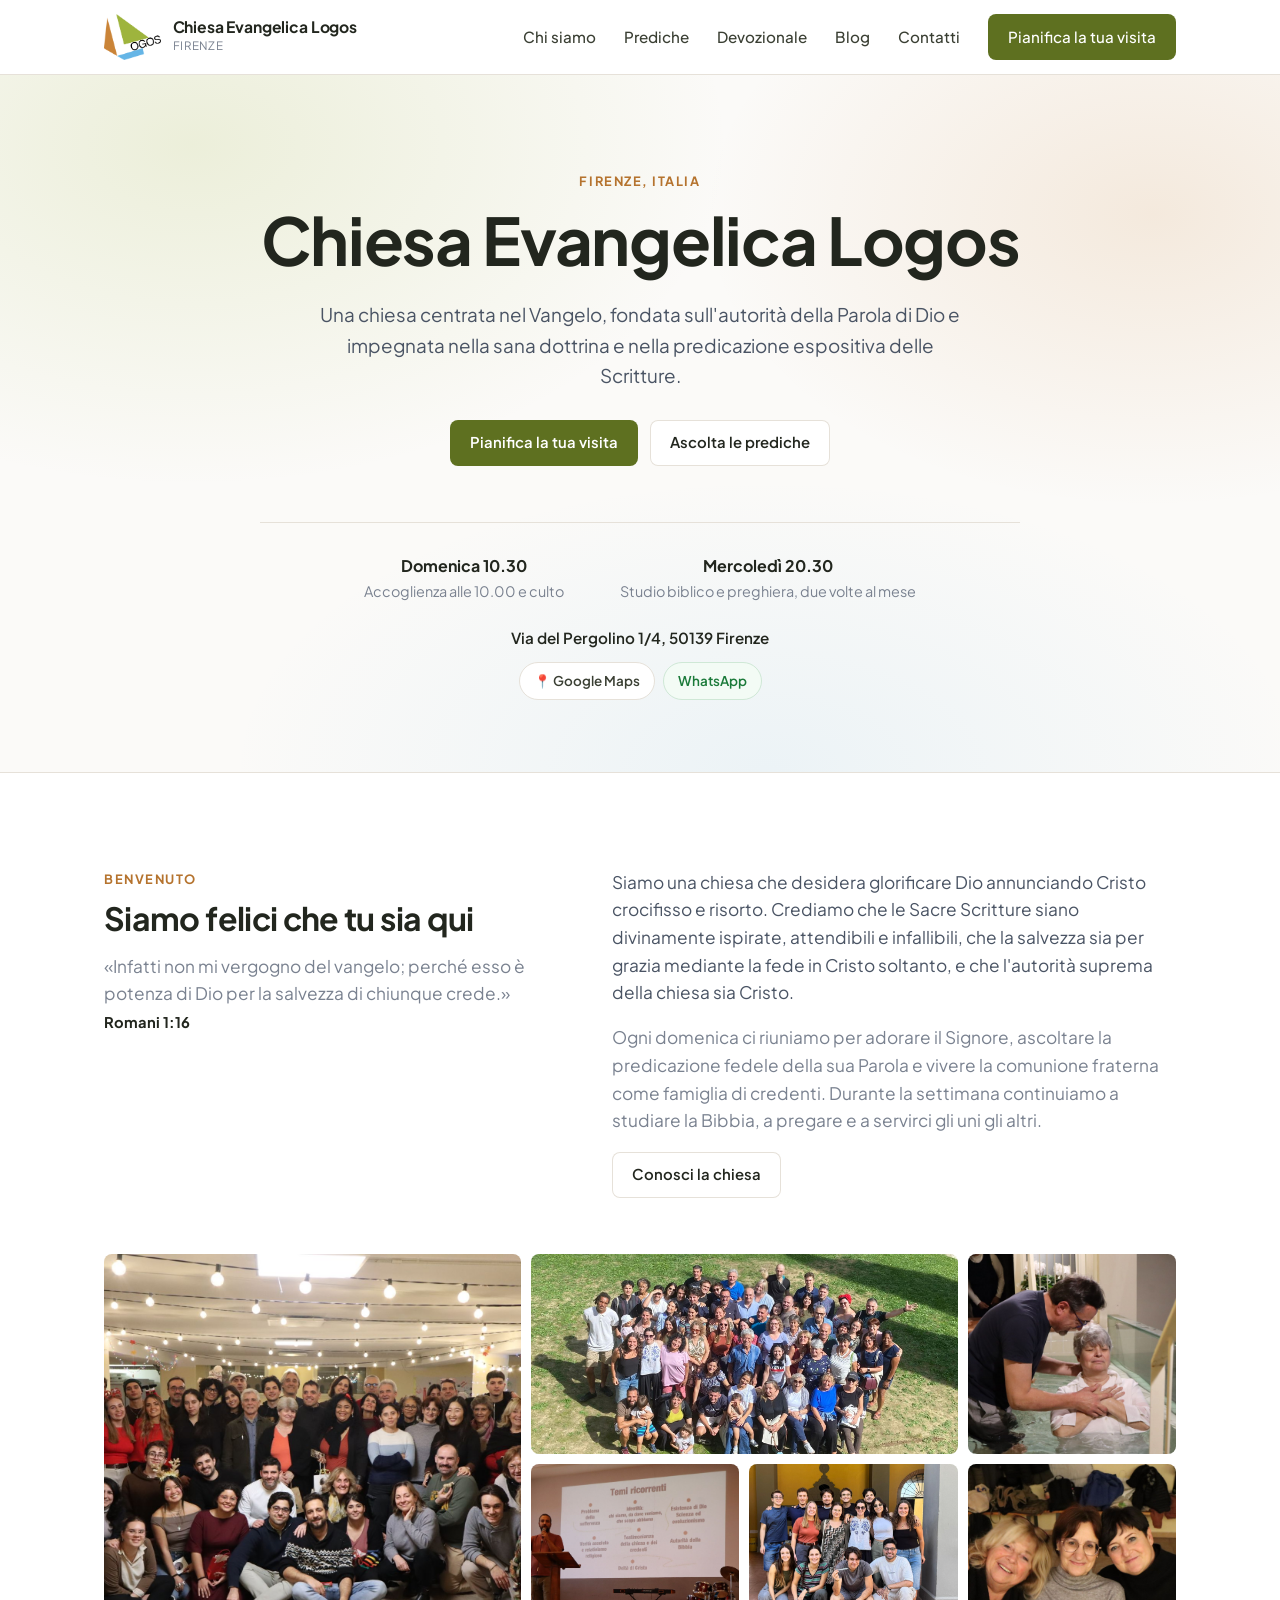
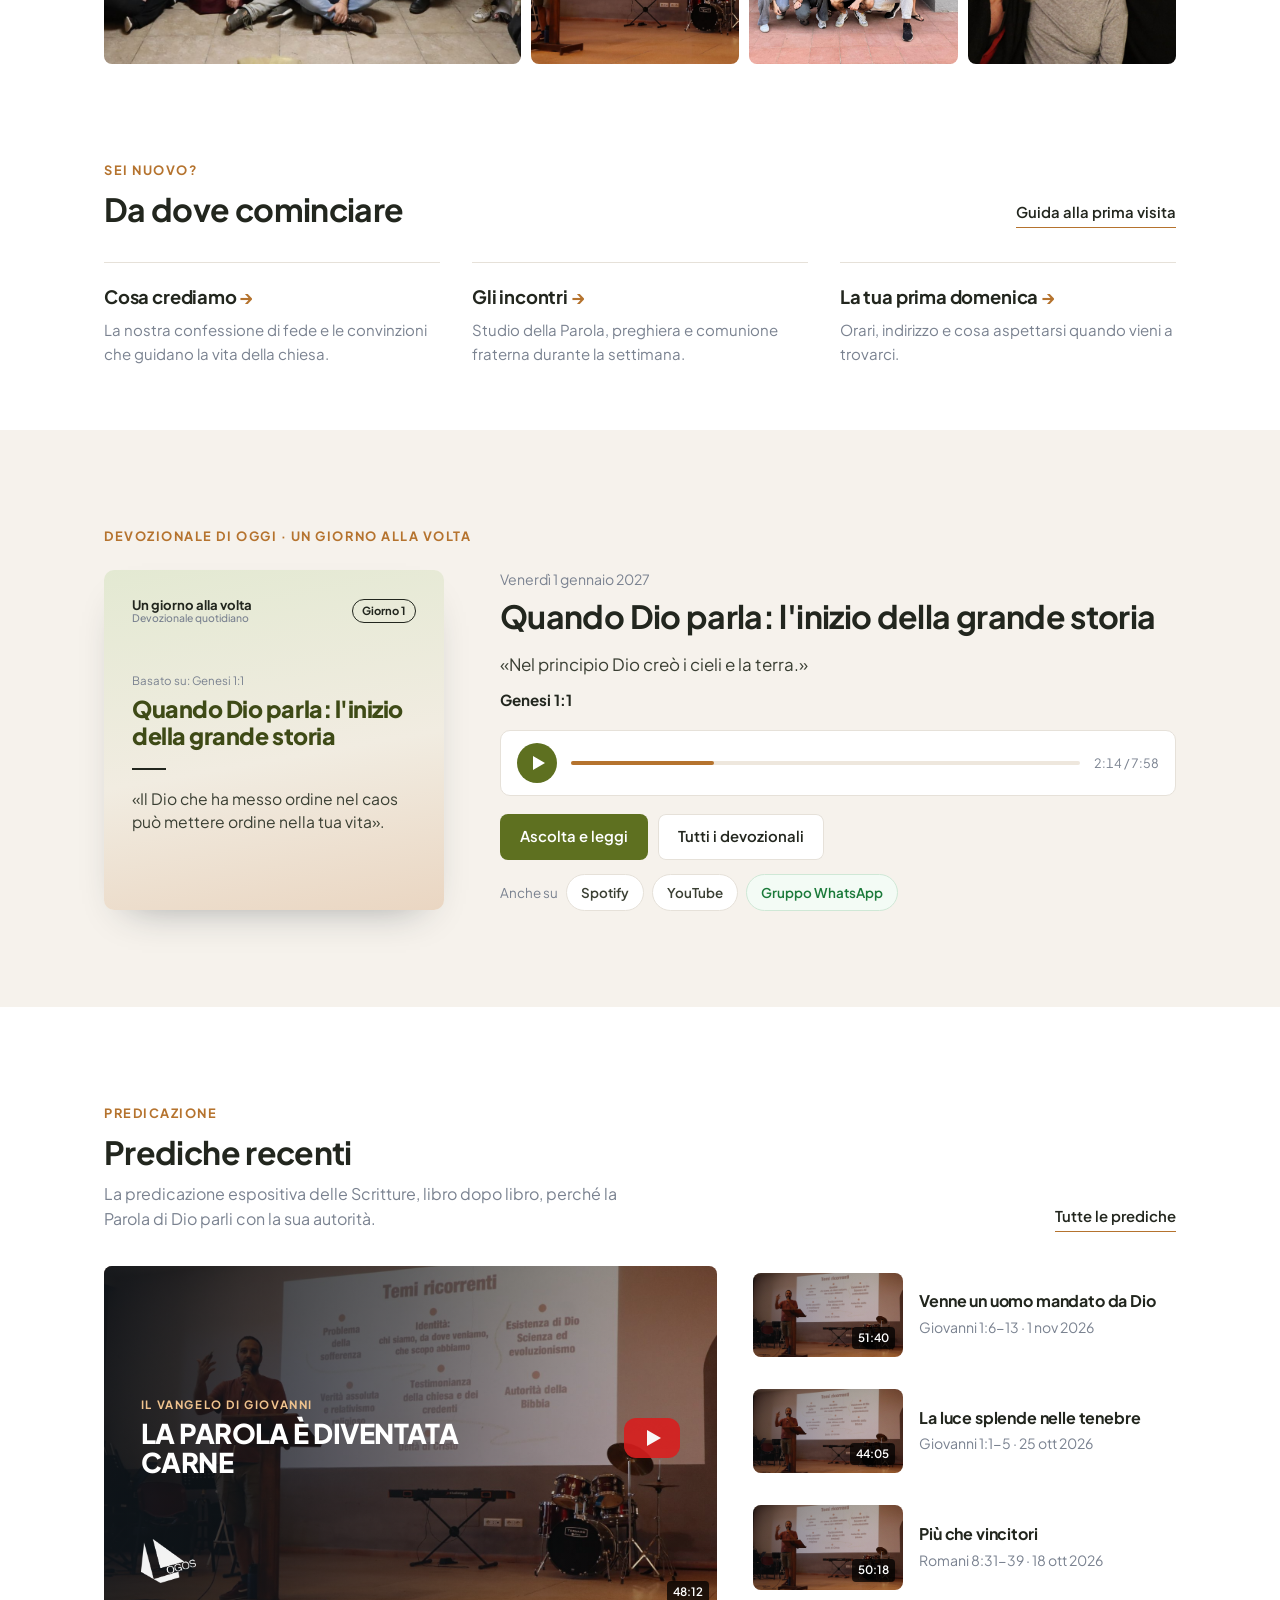
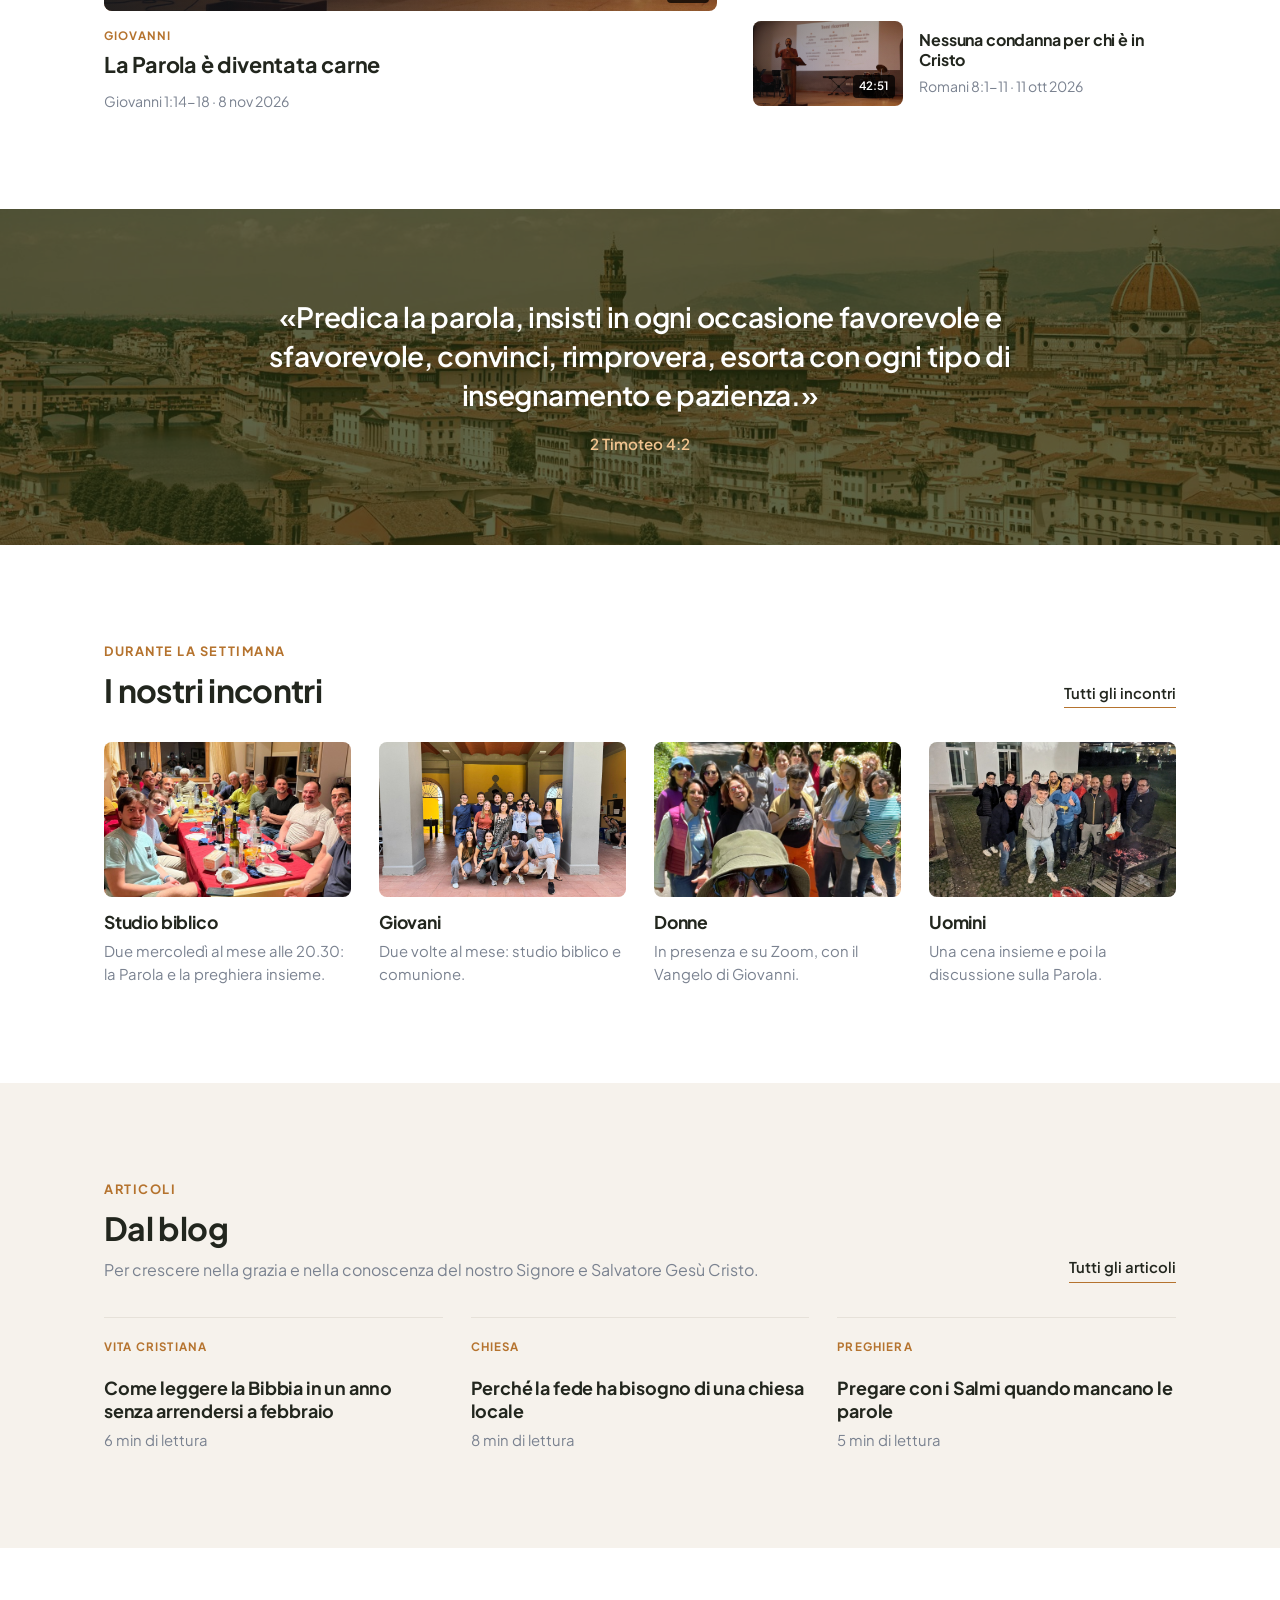
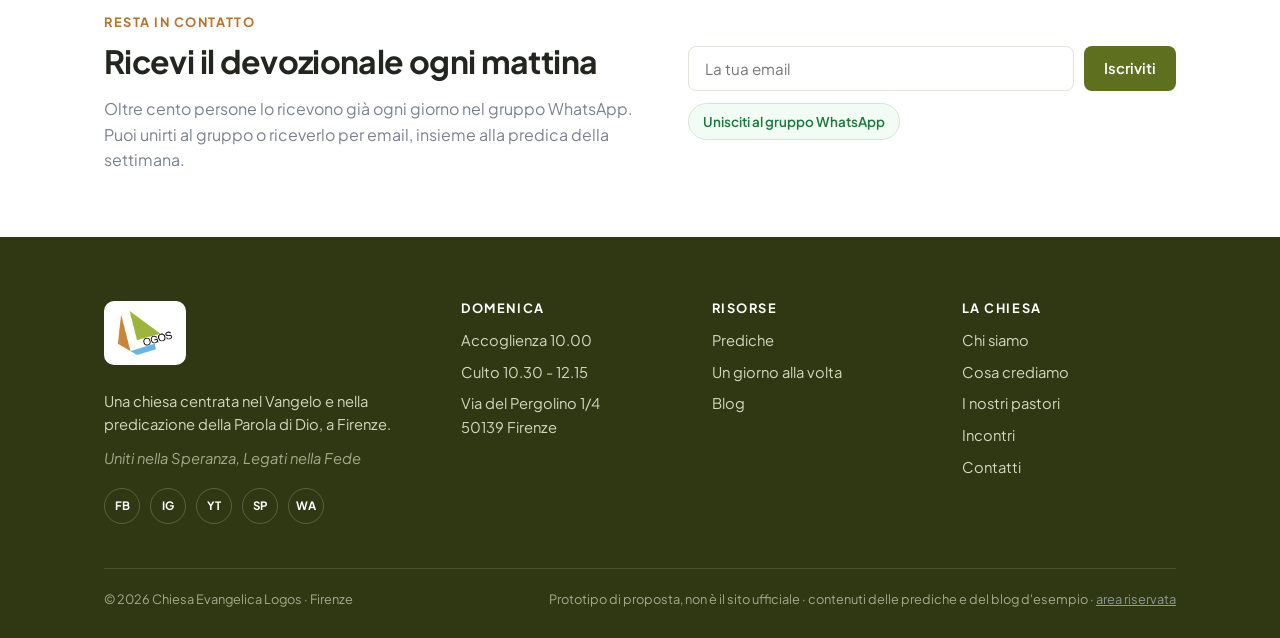
<file: index.html>
<!doctype html>
<html lang="it">
<head>
<meta charset="utf-8">
<meta name="viewport" content="width=device-width,initial-scale=1">
<meta name="robots" content="noindex,nofollow">
<title>Chiesa Evangelica Logos · Firenze</title>
<meta name="description" content="Chiesa Evangelica Logos, Firenze: una chiesa centrata nel Vangelo e nella predicazione espositiva della Parola. Culto ogni domenica alle 10.30 in Via del Pergolino 1/4.">
<link rel="icon" href="assets/img/logo.png">
<link rel="preconnect" href="https://fonts.googleapis.com"><link rel="preconnect" href="https://fonts.gstatic.com" crossorigin>
<link href="https://fonts.googleapis.com/css2?family=Plus+Jakarta+Sans:wght@400;500;600;700;800&display=swap" rel="stylesheet">
<link rel="stylesheet" href="assets/style.css">
</head>
<body data-page="home">

<section class="hero">
  <div class="wrap">
    <span class="eyebrow">Firenze, Italia</span>
    <h1>Chiesa Evangelica Logos</h1>
    <p class="lead">Una chiesa centrata nel Vangelo, fondata sull'autorità della Parola di Dio e impegnata nella sana dottrina e nella predicazione espositiva delle Scritture.</p>
    <div class="actions"><a class="btn" href="visita.html">Pianifica la tua visita</a><a class="btn line" href="prediche.html">Ascolta le prediche</a></div>
    <div class="times">
      <div><b>Domenica 10.30</b><span>Accoglienza alle 10.00 e culto</span></div>
      <div><b>Mercoledì 20.30</b><span>Studio biblico e preghiera, due volte al mese</span></div>
    </div>
    <div class="addr">Via del Pergolino 1/4, 50139 Firenze</div>
    <div class="pills"><a class="pill" href="https://maps.google.com/?q=Via+del+Pergolino+1,+50139+Firenze">📍 Google Maps</a><a class="pill wa" href="#">WhatsApp</a></div>
  </div>
</section>

<section class="sec">
  <div class="wrap">
    <div class="split">
      <div><span class="eyebrow">Benvenuto</span><h2>Siamo felici che tu sia qui</h2><p class="muted" style="margin-top:14px">«Infatti non mi vergogno del vangelo; perché esso è potenza di Dio per la salvezza di chiunque crede.»<br><b style="color:var(--ink);font-size:.92rem">Romani 1:16</b></p></div>
      <div>
        <p>Siamo una chiesa che desidera glorificare Dio annunciando Cristo crocifisso e risorto. Crediamo che le Sacre Scritture siano divinamente ispirate, attendibili e infallibili, che la salvezza sia per grazia mediante la fede in Cristo soltanto, e che l'autorità suprema della chiesa sia Cristo.</p>
        <p class="muted">Ogni domenica ci riuniamo per adorare il Signore, ascoltare la predicazione fedele della sua Parola e vivere la comunione fraterna come famiglia di credenti. Durante la settimana continuiamo a studiare la Bibbia, a pregare e a servirci gli uni gli altri.</p>
        <a class="btn line" href="chi-siamo.html">Conosci la chiesa</a>
      </div>
    </div>
    <div class="mosaic">
      <img class="a" src="assets/img/comunita.jpg" alt="La chiesa riunita">
      <img class="b" src="assets/img/ritiro.jpg" alt="Ritiro della chiesa">
      <img src="assets/img/battesimo2.jpg" alt="Un battesimo">
      <img src="assets/img/pulpito.jpg" alt="Predicazione" style="object-position:62% center">
      <img src="assets/img/giovani.jpg" alt="Gruppo giovani">
      <img src="assets/img/sorelle.jpg" alt="Sorelle della chiesa">
    </div>
  </div>
</section>

<section class="sec tight" style="padding-top:0">
  <div class="wrap">
    <div class="shead"><div><span class="eyebrow">Sei nuovo?</span><h2>Da dove cominciare</h2></div><a class="more" href="visita.html">Guida alla prima visita</a></div>
    <div class="start">
      <a href="chi-siamo.html#credo"><h3>Cosa crediamo</h3><p>La nostra confessione di fede e le convinzioni che guidano la vita della chiesa.</p></a>
      <a href="chi-siamo.html#incontri"><h3>Gli incontri</h3><p>Studio della Parola, preghiera e comunione fraterna durante la settimana.</p></a>
      <a href="visita.html"><h3>La tua prima domenica</h3><p>Orari, indirizzo e cosa aspettarsi quando vieni a trovarci.</p></a>
    </div>
  </div>
</section>

<section class="sec sand">
  <div class="wrap">
    <span class="eyebrow">Devozionale di oggi · Un giorno alla volta</span>
    <div class="dev" style="margin-top:22px">
      <div class="cover">
        <div class="top"><b>Un giorno alla volta<small>Devozionale quotidiano</small></b><span class="day">Giorno 1</span></div>
        <div class="mid"><div class="base">Basato su: Genesi 1:1</div><div class="t">Quando Dio parla: l'inizio della grande storia</div><div class="rule"></div><div class="q">«Il Dio che ha messo ordine nel caos può mettere ordine nella tua vita».</div></div>
      </div>
      <div>
        <div class="date">Venerdì 1 gennaio 2027</div>
        <h2>Quando Dio parla: l'inizio della grande storia</h2>
        <blockquote>«Nel principio Dio creò i cieli e la terra.»<cite>Genesi 1:1</cite></blockquote>
        <div class="player"><i></i><span class="bar"></span><span class="tm">2:14 / 7:58</span></div>
        <div style="display:flex;gap:10px;flex-wrap:wrap"><a class="btn" href="devozionale.html">Ascolta e leggi</a><a class="btn line" href="devozionale.html">Tutti i devozionali</a></div>
        <div class="also">Anche su <a class="pill" href="#">Spotify</a><a class="pill" href="#">YouTube</a><a class="pill wa" href="#">Gruppo WhatsApp</a></div>
      </div>
    </div>
  </div>
</section>

<section class="sec">
  <div class="wrap">
    <div class="shead"><div><span class="eyebrow">Predicazione</span><h2>Prediche recenti</h2><p class="muted" style="margin:10px 0 0;max-width:34em">La predicazione espositiva delle Scritture, libro dopo libro, perché la Parola di Dio parli con la sua autorità.</p></div><a class="more" href="prediche.html">Tutte le prediche</a></div>
    <div class="sermons">
      <a class="feat" href="predica.html">
        <span class="thumb" style="background-image:url(assets/img/pulpito.jpg);background-position:70% center"><span class="tt"><small>Il Vangelo di Giovanni</small>La Parola è diventata carne</span><img class="logo" src="assets/img/logo.png" alt=""><span class="pl"></span><span class="du">48:12</span></span>
        <span class="tag" style="margin-top:16px">Giovanni</span>
        <h3 style="margin-top:0">La Parola è diventata carne</h3>
        <div class="meta">Giovanni 1:14-18 · 8 nov 2026</div>
      </a>
      <div class="slist sm">
        <a class="srow" href="predica.html"><span class="thumb" style="background-image:url(assets/img/pulpito.jpg);background-position:62% center"><span class="tt">Venne un uomo mandato da Dio</span><span class="du">51:40</span></span><div><h3>Venne un uomo mandato da Dio</h3><div class="meta">Giovanni 1:6-13 · 1 nov 2026</div></div></a>
        <a class="srow" href="predica.html"><span class="thumb" style="background-image:url(assets/img/pulpito.jpg);background-position:78% 40%"><span class="tt">La luce splende nelle tenebre</span><span class="du">44:05</span></span><div><h3>La luce splende nelle tenebre</h3><div class="meta">Giovanni 1:1-5 · 25 ott 2026</div></div></a>
        <a class="srow" href="predica.html"><span class="thumb" style="background-image:url(assets/img/pulpito.jpg);background-position:66% 60%"><span class="tt">Più che vincitori</span><span class="du">50:18</span></span><div><h3>Più che vincitori</h3><div class="meta">Romani 8:31-39 · 18 ott 2026</div></div></a>
        <a class="srow" href="predica.html"><span class="thumb" style="background-image:url(assets/img/pulpito.jpg);background-position:58% center"><span class="tt">Nessuna condanna</span><span class="du">42:51</span></span><div><h3>Nessuna condanna per chi è in Cristo</h3><div class="meta">Romani 8:1-11 · 11 ott 2026</div></div></a>
      </div>
    </div>
  </div>
</section>

<section class="verse-band">
  <div class="wrap">
    <blockquote>«Predica la parola, insisti in ogni occasione favorevole e sfavorevole, convinci, rimprovera, esorta con ogni tipo di insegnamento e pazienza.»</blockquote>
    <cite>2 Timoteo 4:2</cite>
  </div>
</section>

<section class="sec">
  <div class="wrap">
    <div class="shead"><div><span class="eyebrow">Durante la settimana</span><h2>I nostri incontri</h2></div><a class="more" href="chi-siamo.html#incontri">Tutti gli incontri</a></div>
    <div class="grid g4">
      <a class="card" href="chi-siamo.html#incontri"><div class="ph"><img src="assets/img/cena.jpg" alt=""></div><h3>Studio biblico</h3><p>Due mercoledì al mese alle 20.30: la Parola e la preghiera insieme.</p></a>
      <a class="card" href="chi-siamo.html#incontri"><div class="ph"><img src="assets/img/giovani2.jpg" alt=""></div><h3>Giovani</h3><p>Due volte al mese: studio biblico e comunione.</p></a>
      <a class="card" href="chi-siamo.html#incontri"><div class="ph"><img src="assets/img/donne.jpg" alt="" style="object-position:center 30%"></div><h3>Donne</h3><p>In presenza e su Zoom, con il Vangelo di Giovanni.</p></a>
      <a class="card" href="chi-siamo.html#incontri"><div class="ph"><img src="assets/img/uomini.jpg" alt=""></div><h3>Uomini</h3><p>Una cena insieme e poi la discussione sulla Parola.</p></a>
    </div>
  </div>
</section>

<section class="sec sand">
  <div class="wrap">
    <div class="shead"><div><span class="eyebrow">Articoli</span><h2>Dal blog</h2><p class="muted" style="margin:10px 0 0">Per crescere nella grazia e nella conoscenza del nostro Signore e Salvatore Gesù Cristo.</p></div><a class="more" href="blog.html">Tutti gli articoli</a></div>
    <div class="grid g3">
      <a class="card post" href="blog.html"><span class="tag">Vita cristiana</span><h3>Come leggere la Bibbia in un anno senza arrendersi a febbraio</h3><p class="meta">6 min di lettura</p></a>
      <a class="card post" href="blog.html"><span class="tag">Chiesa</span><h3>Perché la fede ha bisogno di una chiesa locale</h3><p class="meta">8 min di lettura</p></a>
      <a class="card post" href="blog.html"><span class="tag">Preghiera</span><h3>Pregare con i Salmi quando mancano le parole</h3><p class="meta">5 min di lettura</p></a>
    </div>
  </div>
</section>

<section class="sec tight">
  <div class="wrap join">
    <div><span class="eyebrow">Resta in contatto</span><h2>Ricevi il devozionale ogni mattina</h2><p class="muted" style="margin:0">Oltre cento persone lo ricevono già ogni giorno nel gruppo WhatsApp. Puoi unirti al gruppo o riceverlo per email, insieme alla predica della settimana.</p></div>
    <div><form onsubmit="return false"><input type="email" placeholder="La tua email"><button class="btn">Iscriviti</button></form><a class="pill wa" href="#" style="margin-top:12px">Unisciti al gruppo WhatsApp</a></div>
  </div>
</section>

<script src="assets/main.js"></script>
</body>
</html>
</file>
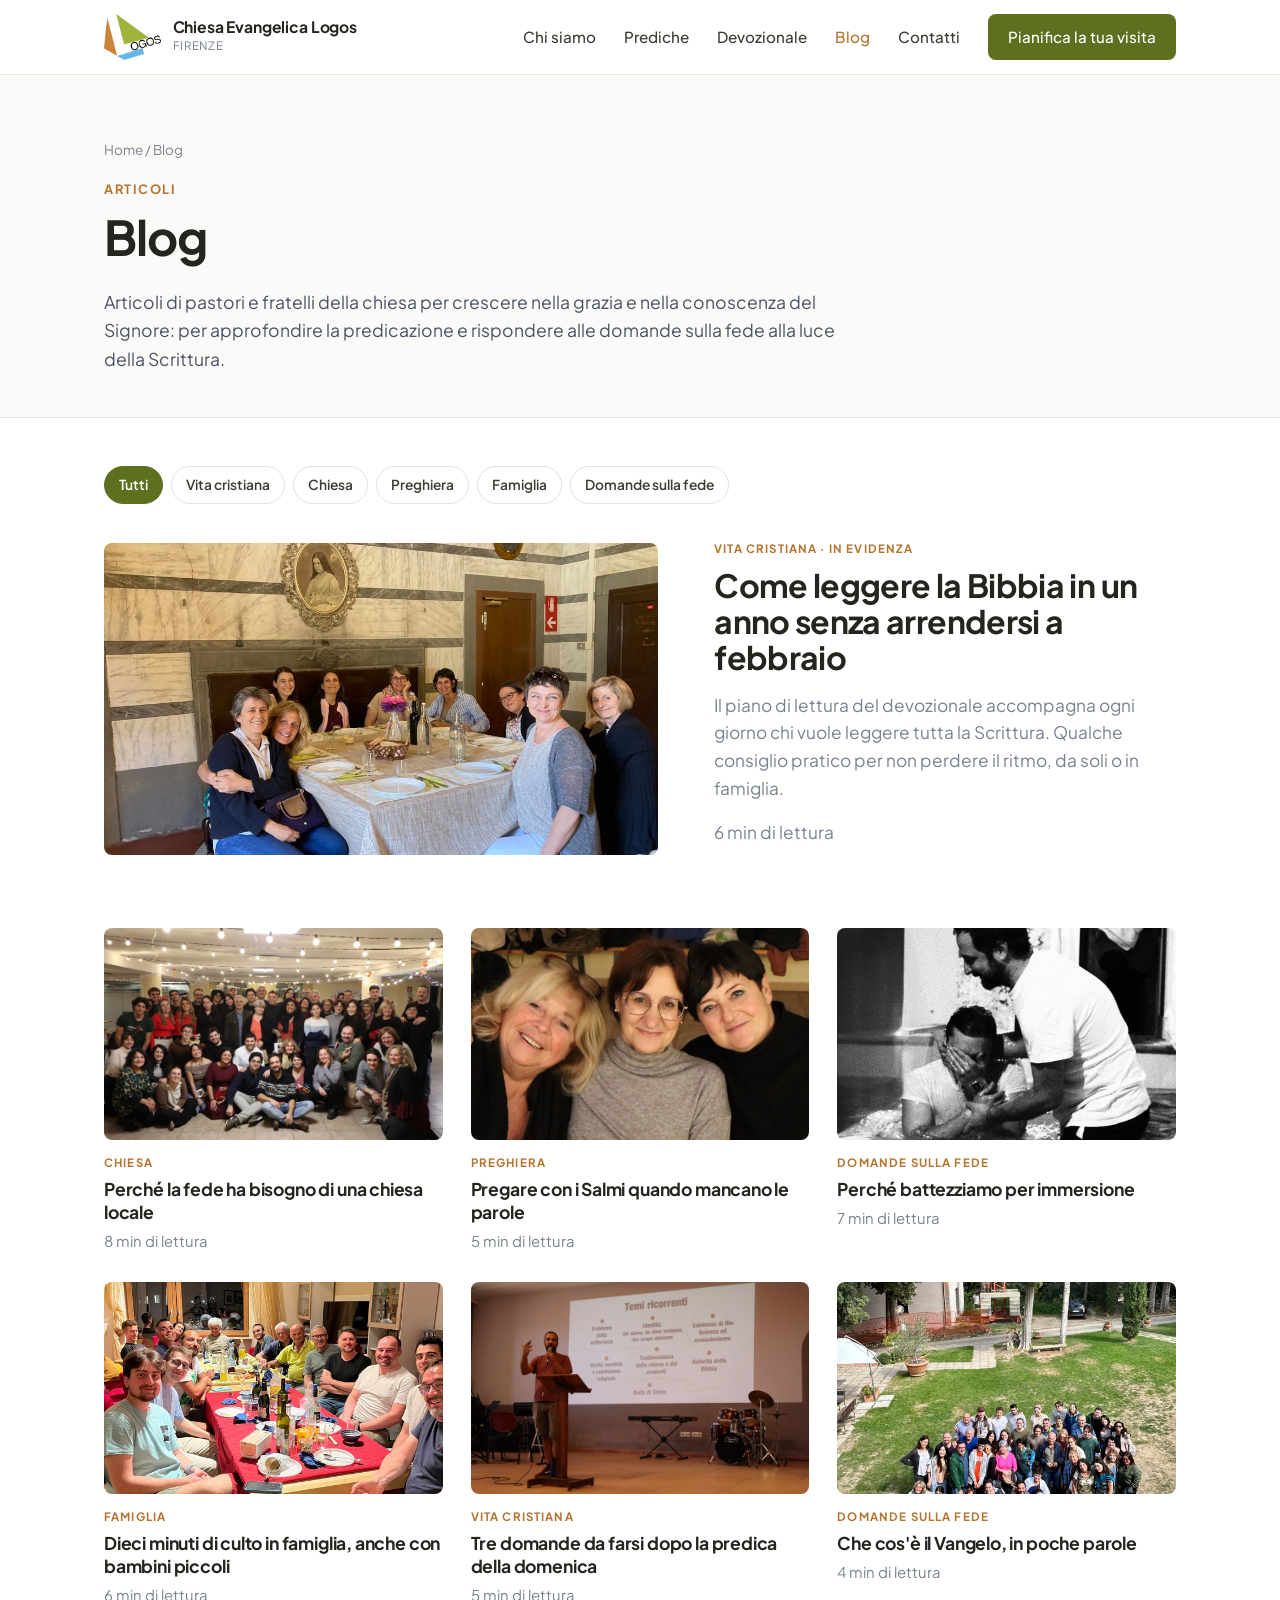
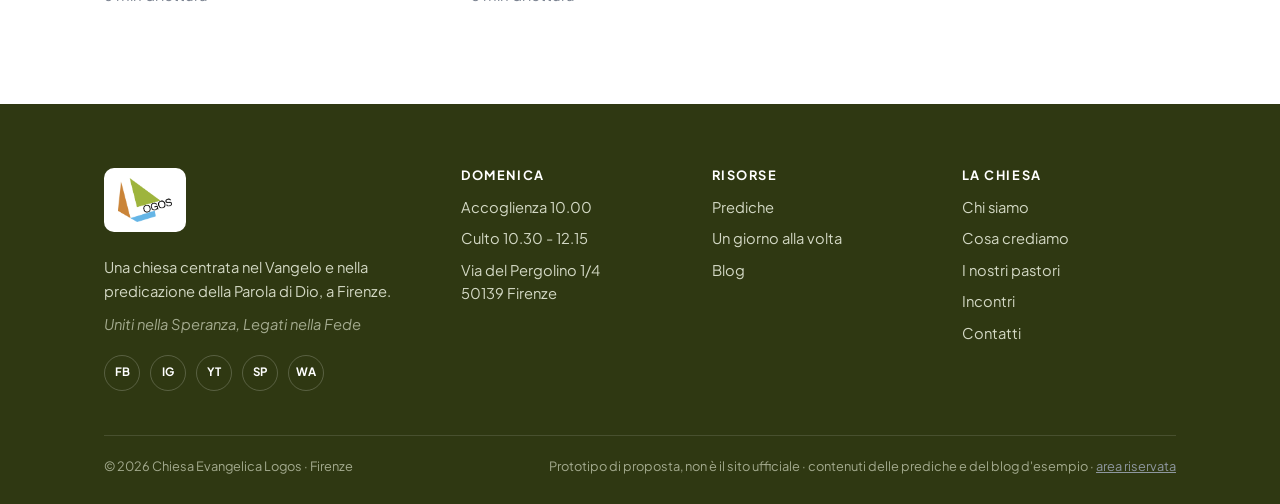
<file: blog.html>
<!doctype html>
<html lang="it">
<head>
<meta charset="utf-8">
<meta name="viewport" content="width=device-width,initial-scale=1">
<meta name="robots" content="noindex,nofollow">
<title>Blog · Chiesa Evangelica Logos Firenze</title>
<meta name="description" content="Articoli della Chiesa Evangelica Logos di Firenze per crescere nella fede durante la settimana: Bibbia, preghiera, vita di chiesa, famiglia.">
<link rel="icon" href="assets/img/logo.png">
<link rel="preconnect" href="https://fonts.googleapis.com"><link rel="preconnect" href="https://fonts.gstatic.com" crossorigin>
<link href="https://fonts.googleapis.com/css2?family=Plus+Jakarta+Sans:wght@400;500;600;700;800&display=swap" rel="stylesheet">
<link rel="stylesheet" href="assets/style.css">
</head>
<body data-page="blog">

<div class="phead"><div class="wrap">
  <div class="crumbs"><a href="index.html">Home</a> / Blog</div>
  <span class="eyebrow">Articoli</span>
  <h1>Blog</h1>
  <p>Articoli di pastori e fratelli della chiesa per crescere nella grazia e nella conoscenza del Signore: per approfondire la predicazione e rispondere alle domande sulla fede alla luce della Scrittura.</p>
</div></div>

<section class="sec" style="padding-top:48px">
  <div class="wrap">
    <div class="chips"><span class="on">Tutti</span><span>Vita cristiana</span><span>Chiesa</span><span>Preghiera</span><span>Famiglia</span><span>Domande sulla fede</span></div>

    <a class="split" href="#" style="align-items:center;margin-bottom:64px;grid-template-columns:1.2fr 1fr">
      <div class="card"><div class="ph" style="aspect-ratio:16/9"><img src="assets/img/donne-cena.jpg" alt=""></div></div>
      <div><span class="tag">Vita cristiana · In evidenza</span><h2 style="margin-top:4px">Come leggere la Bibbia in un anno senza arrendersi a febbraio</h2><p class="muted">Il piano di lettura del devozionale accompagna ogni giorno chi vuole leggere tutta la Scrittura. Qualche consiglio pratico per non perdere il ritmo, da soli o in famiglia.</p><p class="meta">6 min di lettura</p></div>
    </a>

    <div class="grid g3">
      <a class="card" href="#"><div class="ph"><img src="assets/img/comunita.jpg" alt=""></div><span class="tag" style="margin-top:14px">Chiesa</span><h3 style="margin-top:0">Perché la fede ha bisogno di una chiesa locale</h3><p class="meta">8 min di lettura</p></a>
      <a class="card" href="#"><div class="ph"><img src="assets/img/sorelle.jpg" alt=""></div><span class="tag" style="margin-top:14px">Preghiera</span><h3 style="margin-top:0">Pregare con i Salmi quando mancano le parole</h3><p class="meta">5 min di lettura</p></a>
      <a class="card" href="#"><div class="ph"><img src="assets/img/battesimo.jpg" alt=""></div><span class="tag" style="margin-top:14px">Domande sulla fede</span><h3 style="margin-top:0">Perché battezziamo per immersione</h3><p class="meta">7 min di lettura</p></a>
      <a class="card" href="#"><div class="ph"><img src="assets/img/cena.jpg" alt=""></div><span class="tag" style="margin-top:14px">Famiglia</span><h3 style="margin-top:0">Dieci minuti di culto in famiglia, anche con bambini piccoli</h3><p class="meta">6 min di lettura</p></a>
      <a class="card" href="#"><div class="ph"><img src="assets/img/pulpito.jpg" alt="" style="object-position:65% center"></div><span class="tag" style="margin-top:14px">Vita cristiana</span><h3 style="margin-top:0">Tre domande da farsi dopo la predica della domenica</h3><p class="meta">5 min di lettura</p></a>
      <a class="card" href="#"><div class="ph"><img src="assets/img/ritiro2.jpg" alt="" style="object-position:center 70%"></div><span class="tag" style="margin-top:14px">Domande sulla fede</span><h3 style="margin-top:0">Che cos'è il Vangelo, in poche parole</h3><p class="meta">4 min di lettura</p></a>
    </div>
  </div>
</section>

<script src="assets/main.js"></script>
</body>
</html>
</file>
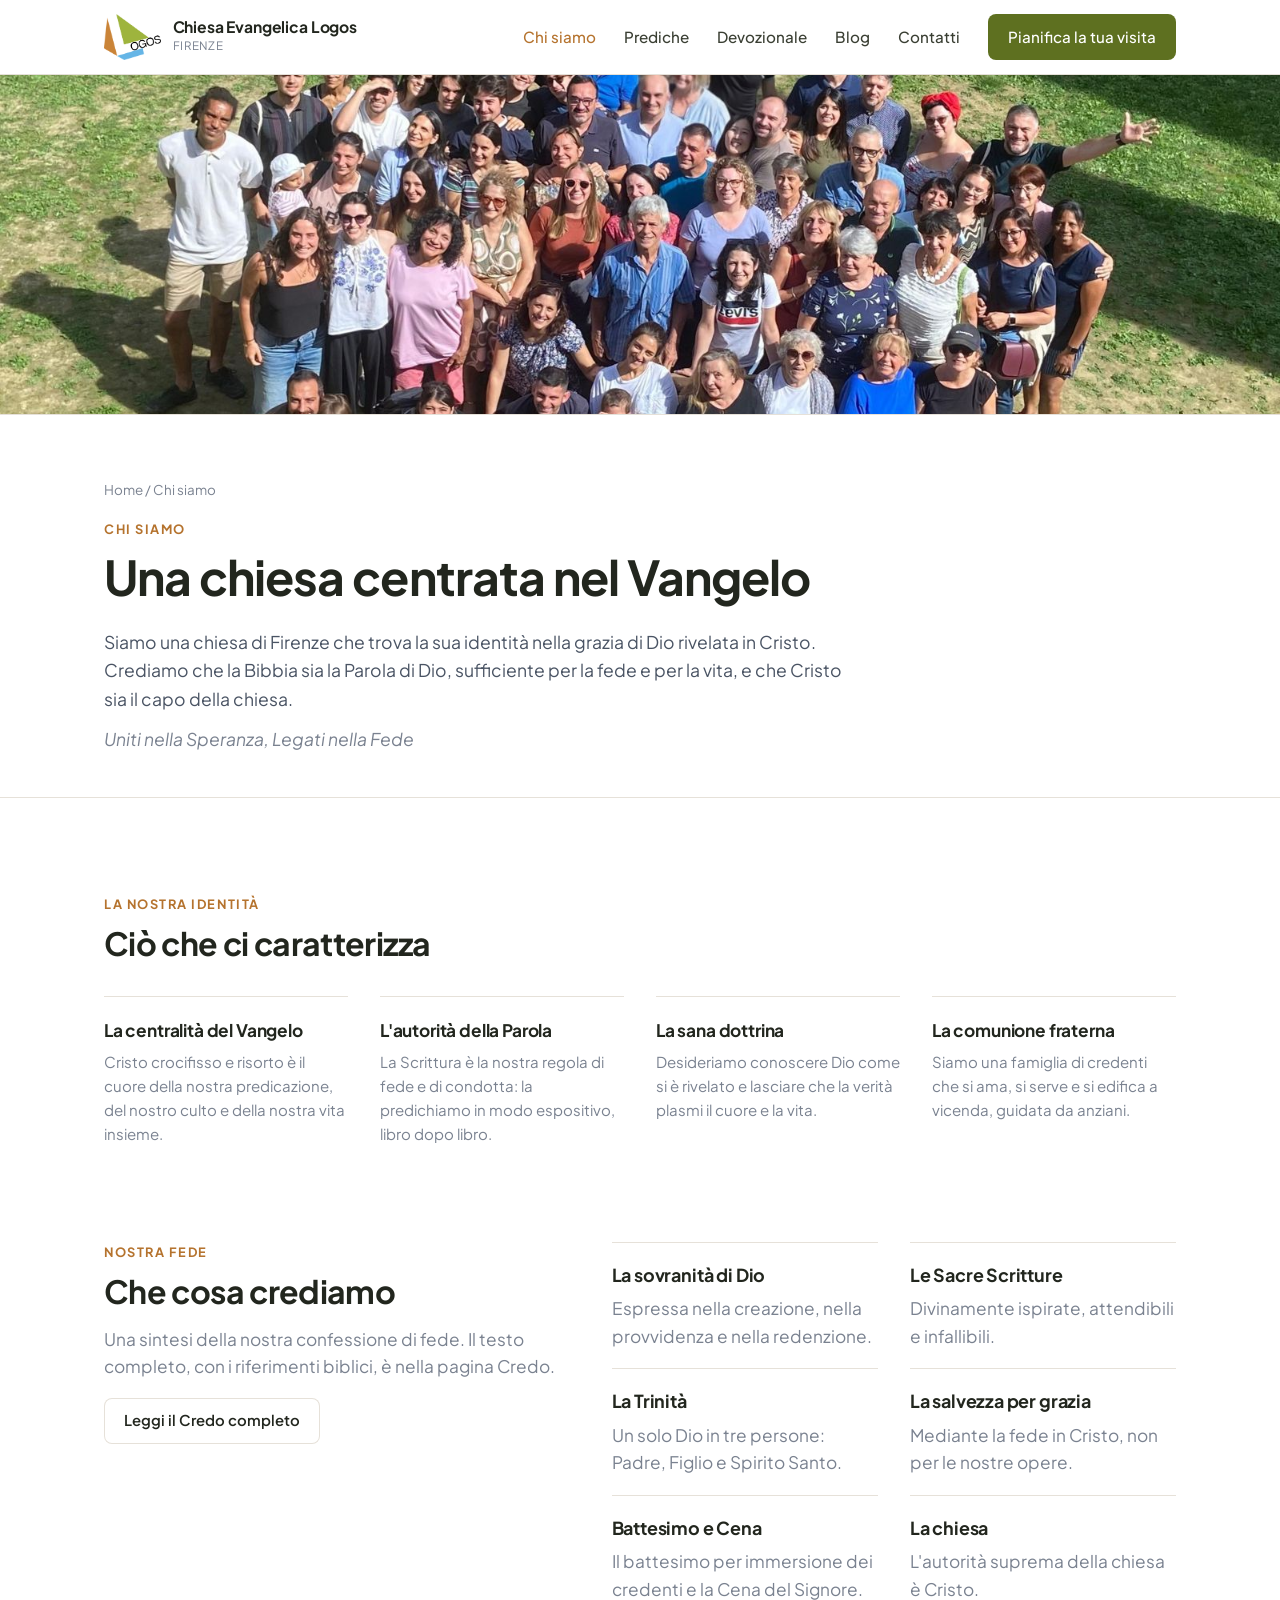
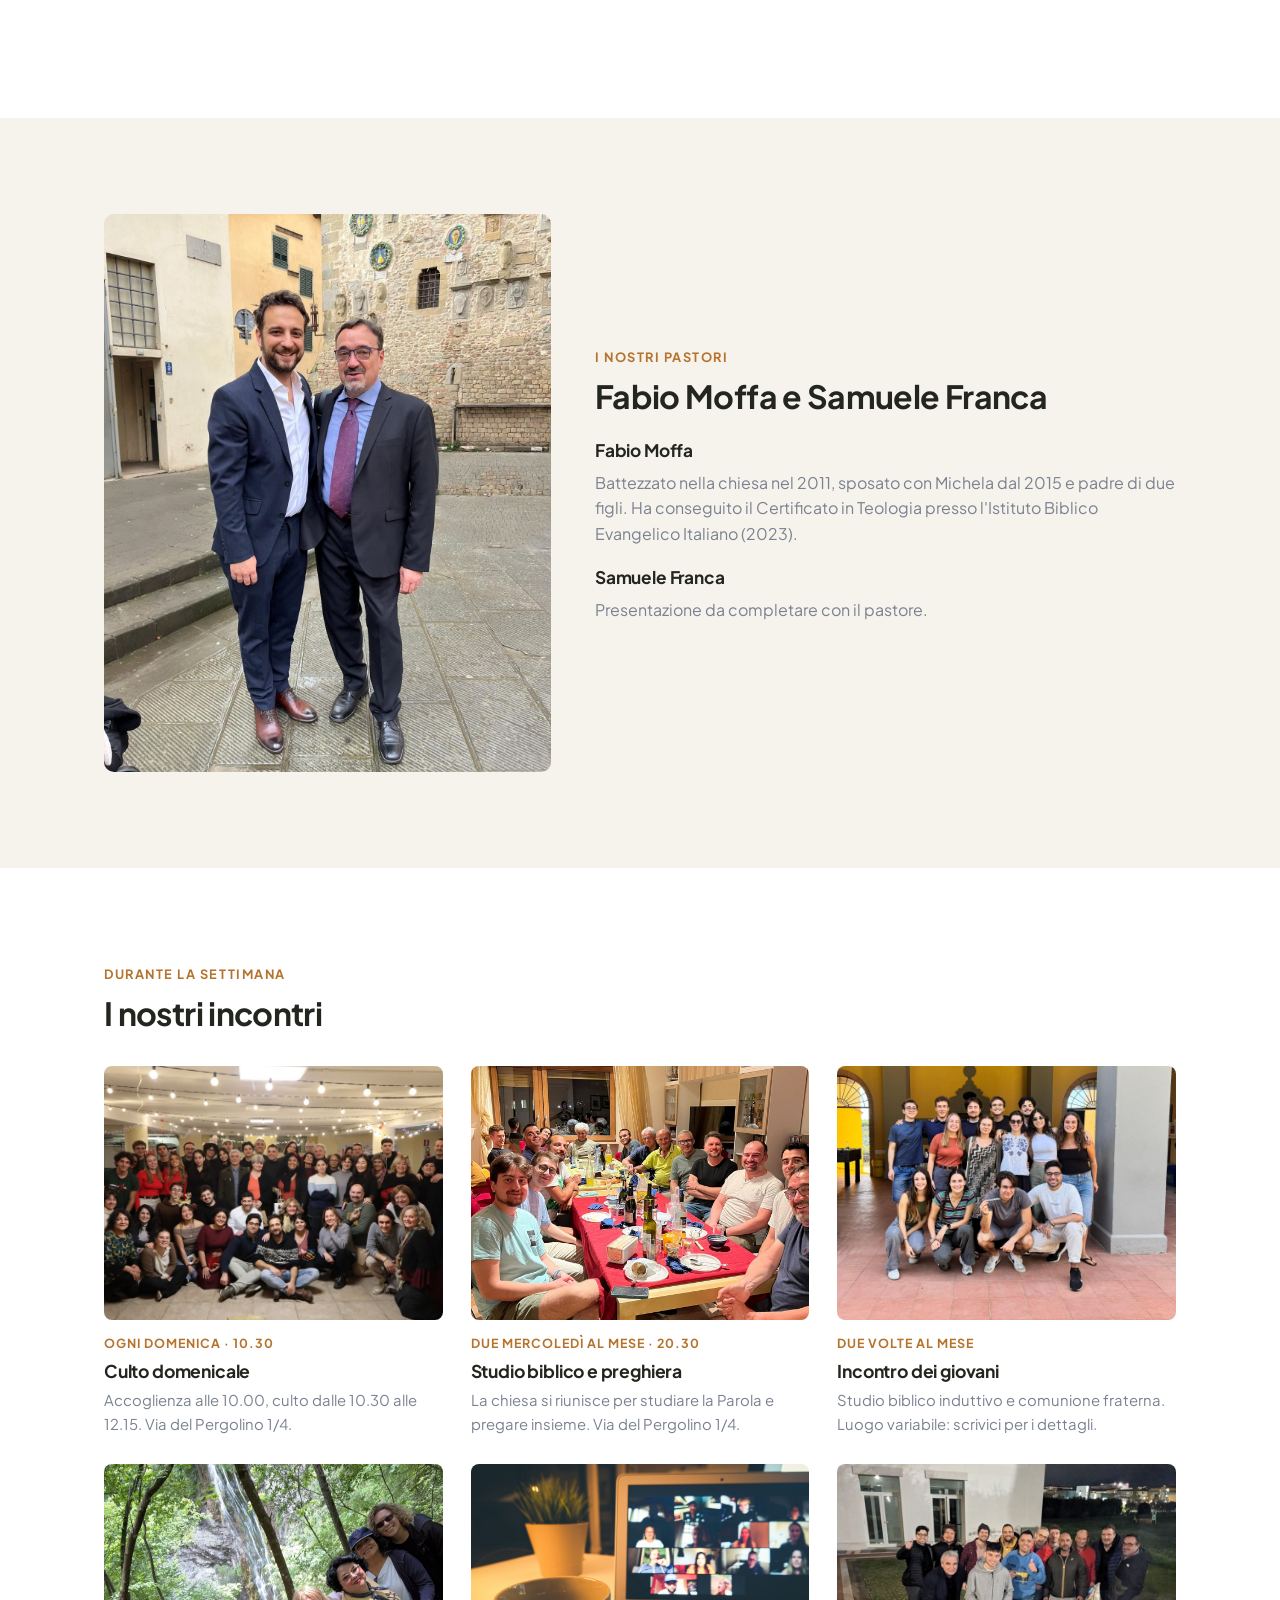
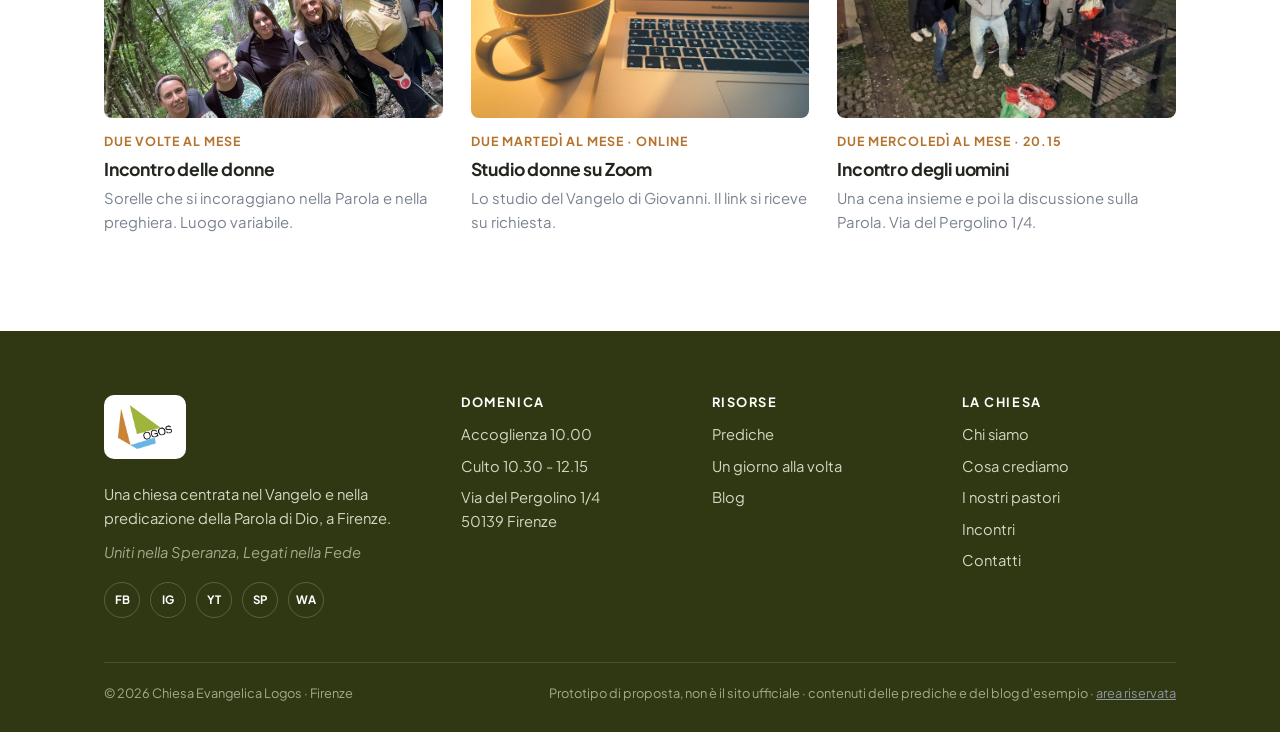
<file: chi-siamo.html>
<!doctype html>
<html lang="it">
<head>
<meta charset="utf-8">
<meta name="viewport" content="width=device-width,initial-scale=1">
<meta name="robots" content="noindex,nofollow">
<title>Chi siamo · Chiesa Evangelica Logos Firenze</title>
<meta name="description" content="Chiesa Evangelica Logos, Firenze: una chiesa centrata nel Vangelo. Che cosa crediamo, i pastori e gli incontri durante la settimana.">
<link rel="icon" href="assets/img/logo.png">
<link rel="preconnect" href="https://fonts.googleapis.com"><link rel="preconnect" href="https://fonts.gstatic.com" crossorigin>
<link href="https://fonts.googleapis.com/css2?family=Plus+Jakarta+Sans:wght@400;500;600;700;800&display=swap" rel="stylesheet">
<link rel="stylesheet" href="assets/style.css">
</head>
<body data-page="chi">

<div class="photo-head" style="background-image:url(assets/img/ritiro.jpg);background-position:center 45%"></div>
<div class="phead" style="background:#fff"><div class="wrap">
  <div class="crumbs"><a href="index.html">Home</a> / Chi siamo</div>
  <span class="eyebrow">Chi siamo</span>
  <h1>Una chiesa centrata nel Vangelo</h1>
  <p>Siamo una chiesa di Firenze che trova la sua identità nella grazia di Dio rivelata in Cristo. Crediamo che la Bibbia sia la Parola di Dio, sufficiente per la fede e per la vita, e che Cristo sia il capo della chiesa.</p>
  <p class="muted" style="margin-top:12px;font-style:italic">Uniti nella Speranza, Legati nella Fede</p>
</div></div>

<section class="sec" style="padding-bottom:0">
  <div class="wrap">
    <div class="shead"><div><span class="eyebrow">La nostra identità</span><h2>Ciò che ci caratterizza</h2></div></div>
    <div class="start pillars">
      <div><h3>La centralità del Vangelo</h3><p>Cristo crocifisso e risorto è il cuore della nostra predicazione, del nostro culto e della nostra vita insieme.</p></div>
      <div><h3>L'autorità della Parola</h3><p>La Scrittura è la nostra regola di fede e di condotta: la predichiamo in modo espositivo, libro dopo libro.</p></div>
      <div><h3>La sana dottrina</h3><p>Desideriamo conoscere Dio come si è rivelato e lasciare che la verità plasmi il cuore e la vita.</p></div>
      <div><h3>La comunione fraterna</h3><p>Siamo una famiglia di credenti che si ama, si serve e si edifica a vicenda, guidata da anziani.</p></div>
    </div>
  </div>
</section>

<section class="sec" id="credo">
  <div class="wrap">
    <div class="split">
      <div><span class="eyebrow">Nostra fede</span><h2>Che cosa crediamo</h2><p class="muted">Una sintesi della nostra confessione di fede. Il testo completo, con i riferimenti biblici, è nella pagina Credo.</p><a class="btn line" href="#">Leggi il Credo completo</a></div>
      <div class="grid g2" style="gap:0 32px">
        <div class="post" style="padding-bottom:18px"><h3>La sovranità di Dio</h3><p class="muted small" style="margin:0">Espressa nella creazione, nella provvidenza e nella redenzione.</p></div>
        <div class="post" style="padding-bottom:18px"><h3>Le Sacre Scritture</h3><p class="muted small" style="margin:0">Divinamente ispirate, attendibili e infallibili.</p></div>
        <div class="post" style="padding-bottom:18px"><h3>La Trinità</h3><p class="muted small" style="margin:0">Un solo Dio in tre persone: Padre, Figlio e Spirito Santo.</p></div>
        <div class="post" style="padding-bottom:18px"><h3>La salvezza per grazia</h3><p class="muted small" style="margin:0">Mediante la fede in Cristo, non per le nostre opere.</p></div>
        <div class="post" style="padding-bottom:18px"><h3>Battesimo e Cena</h3><p class="muted small" style="margin:0">Il battesimo per immersione dei credenti e la Cena del Signore.</p></div>
        <div class="post" style="padding-bottom:18px"><h3>La chiesa</h3><p class="muted small" style="margin:0">L'autorità suprema della chiesa è Cristo.</p></div>
      </div>
    </div>
  </div>
</section>

<section class="sec sand" id="pastori">
  <div class="wrap">
    <div class="person">
      <img src="assets/img/pastori.jpg" alt="I pastori Fabio Moffa e Samuele Franca" style="object-position:center 35%">
      <div>
        <span class="eyebrow">I nostri pastori</span>
        <h2>Fabio Moffa e Samuele Franca</h2>
        <h3 style="margin-top:24px">Fabio Moffa</h3>
        <p class="muted">Battezzato nella chiesa nel 2011, sposato con Michela dal 2015 e padre di due figli. Ha conseguito il Certificato in Teologia presso l'Istituto Biblico Evangelico Italiano (2023).</p>
        <h3 style="margin-top:20px">Samuele Franca</h3>
        <p class="muted">Presentazione da completare con il pastore.</p>
      </div>
    </div>
  </div>
</section>

<section class="sec" id="incontri">
  <div class="wrap">
    <div class="shead"><div><span class="eyebrow">Durante la settimana</span><h2>I nostri incontri</h2></div></div>
    <div class="meet">
      <div class="card"><div class="ph"><img src="assets/img/comunita.jpg" alt=""></div><span class="when">Ogni domenica · 10.30</span><h3>Culto domenicale</h3><p>Accoglienza alle 10.00, culto dalle 10.30 alle 12.15. Via del Pergolino 1/4.</p></div>
      <div class="card"><div class="ph"><img src="assets/img/cena.jpg" alt=""></div><span class="when">Due mercoledì al mese · 20.30</span><h3>Studio biblico e preghiera</h3><p>La chiesa si riunisce per studiare la Parola e pregare insieme. Via del Pergolino 1/4.</p></div>
      <div class="card"><div class="ph"><img src="assets/img/giovani.jpg" alt=""></div><span class="when">Due volte al mese</span><h3>Incontro dei giovani</h3><p>Studio biblico induttivo e comunione fraterna. Luogo variabile: scrivici per i dettagli.</p></div>
      <div class="card"><div class="ph"><img src="assets/img/donne2.jpg" alt="" style="object-position:center 35%"></div><span class="when">Due volte al mese</span><h3>Incontro delle donne</h3><p>Sorelle che si incoraggiano nella Parola e nella preghiera. Luogo variabile.</p></div>
      <div class="card"><div class="ph"><img src="assets/img/zoom.jpg" alt=""></div><span class="when">Due martedì al mese · online</span><h3>Studio donne su Zoom</h3><p>Lo studio del Vangelo di Giovanni. Il link si riceve su richiesta.</p></div>
      <div class="card"><div class="ph"><img src="assets/img/uomini.jpg" alt=""></div><span class="when">Due mercoledì al mese · 20.15</span><h3>Incontro degli uomini</h3><p>Una cena insieme e poi la discussione sulla Parola. Via del Pergolino 1/4.</p></div>
    </div>
  </div>
</section>

<script src="assets/main.js"></script>
</body>
</html>
</file>
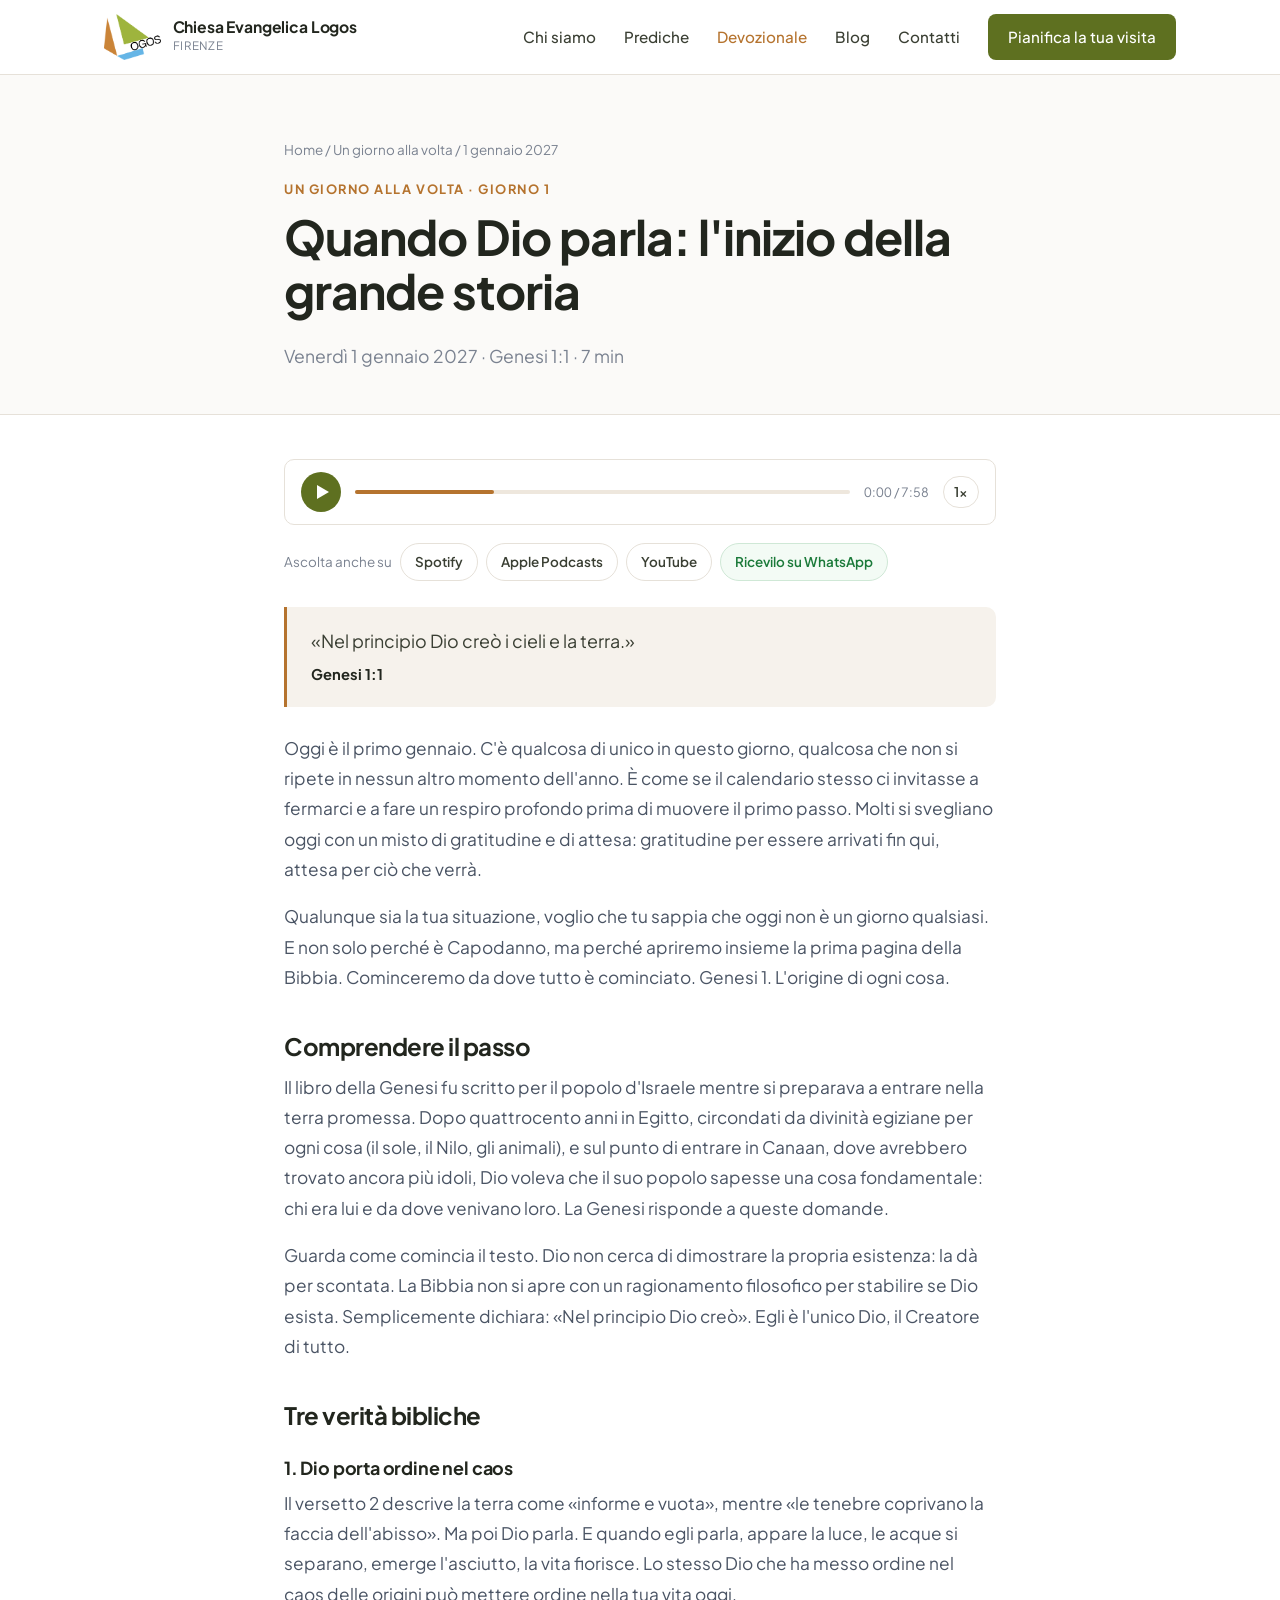
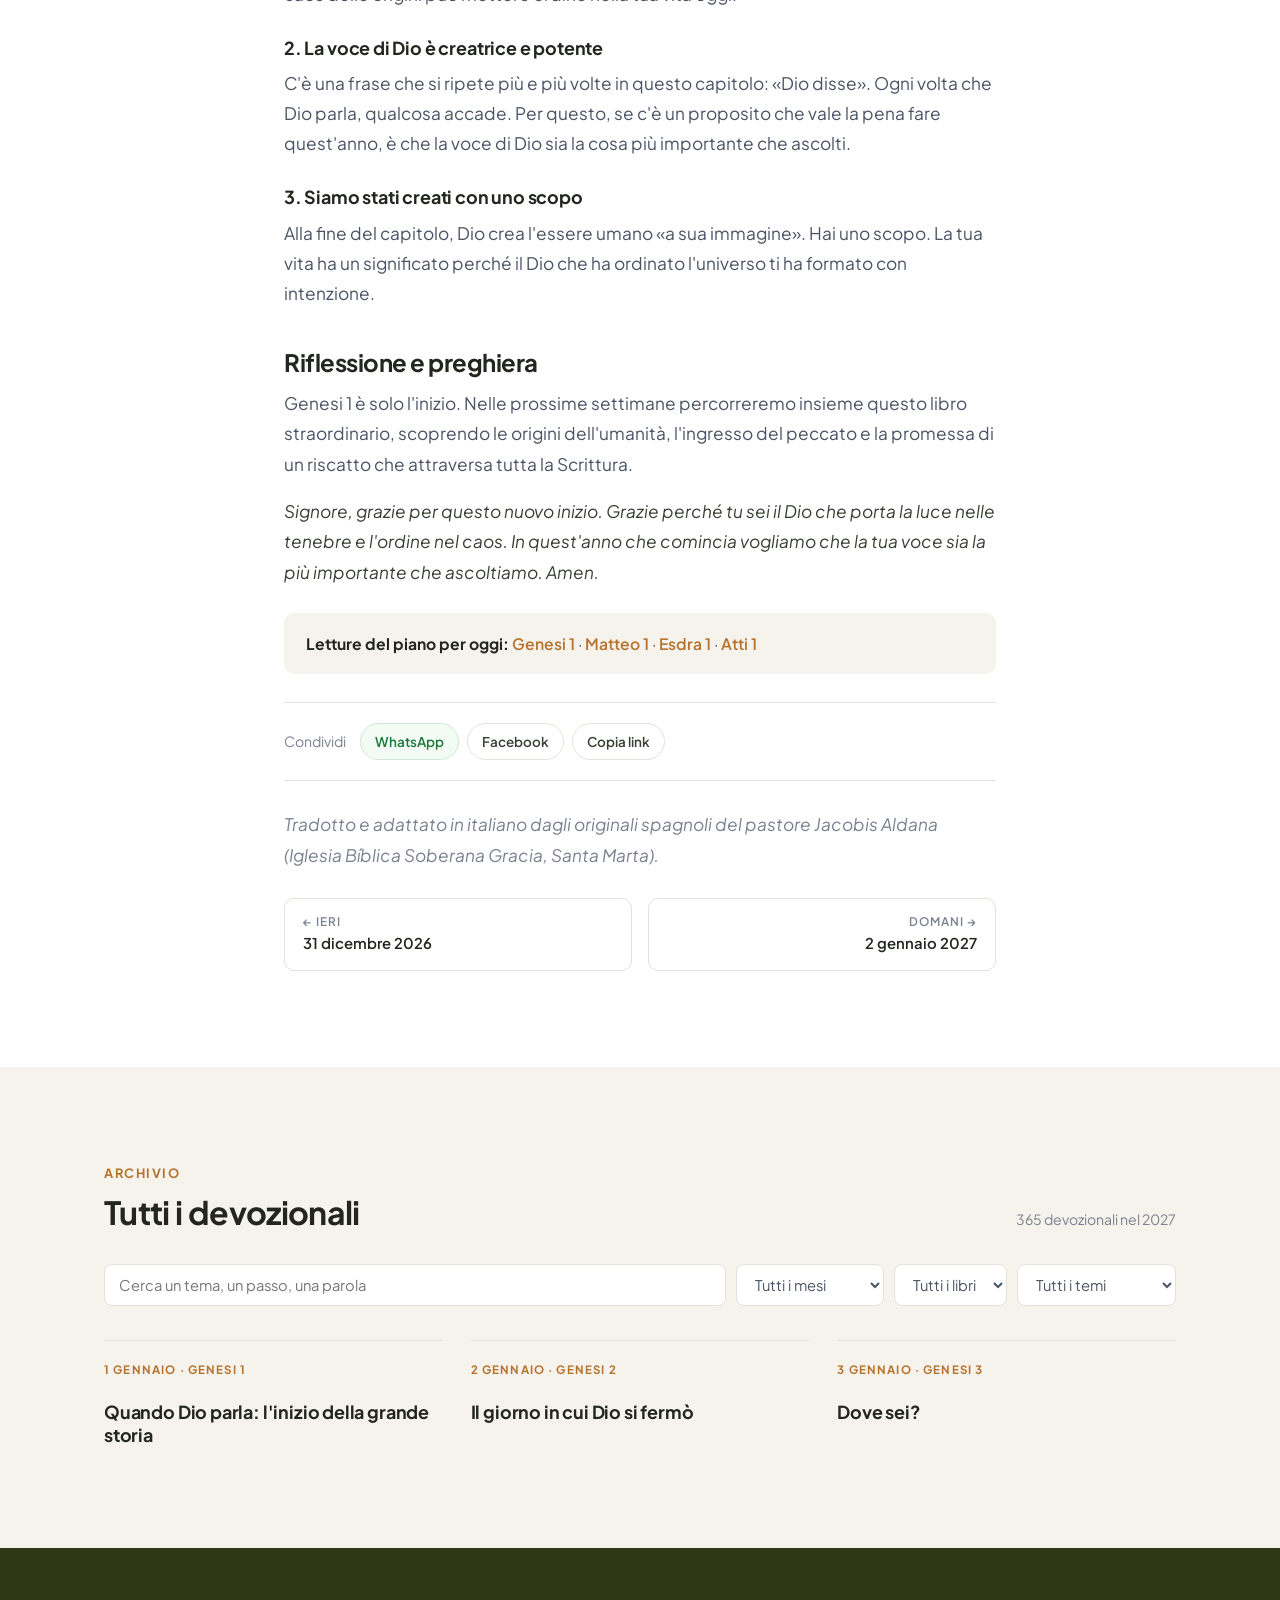
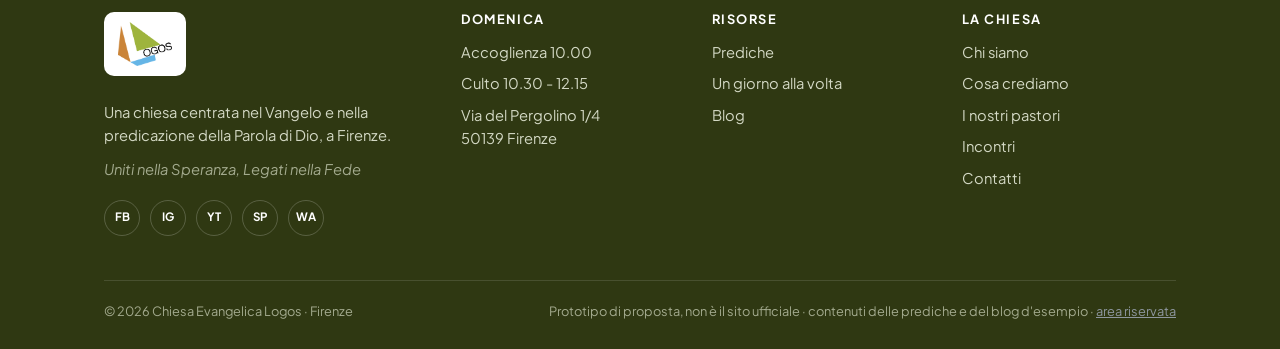
<file: devozionale.html>
<!doctype html>
<html lang="it">
<head>
<meta charset="utf-8">
<meta name="viewport" content="width=device-width,initial-scale=1">
<meta name="robots" content="noindex,nofollow">
<title>Quando Dio parla: l'inizio della grande storia (Genesi 1:1) · Un giorno alla volta</title>
<meta name="description" content="Genesi 1:1. Il primo giorno dell'anno sulla prima pagina della Bibbia: il Dio che parla porta ordine nel caos.">
<link rel="icon" href="assets/img/logo.png">
<link rel="preconnect" href="https://fonts.googleapis.com"><link rel="preconnect" href="https://fonts.gstatic.com" crossorigin>
<link href="https://fonts.googleapis.com/css2?family=Plus+Jakarta+Sans:wght@400;500;600;700;800&display=swap" rel="stylesheet">
<link rel="stylesheet" href="assets/style.css">
</head>
<body data-page="dev">

<div class="phead"><div class="wrap narrow">
  <div class="crumbs"><a href="index.html">Home</a> / <a href="devozionale.html">Un giorno alla volta</a> / 1 gennaio 2027</div>
  <span class="eyebrow">Un giorno alla volta · Giorno 1</span>
  <h1>Quando Dio parla: l'inizio della grande storia</h1>
  <p class="muted">Venerdì 1 gennaio 2027 · Genesi 1:1 · 7 min</p>
</div></div>

<section class="sec" style="padding-top:44px">
  <div class="wrap narrow article">
    <div class="player" style="margin-top:0"><i></i><span class="bar"></span><span class="tm">0:00 / 7:58</span><span class="pill" style="padding:4px 10px">1x</span></div>
    <div class="also" style="margin:0 0 6px">Ascolta anche su <a class="pill" href="#">Spotify</a><a class="pill" href="#">Apple Podcasts</a><a class="pill" href="#">YouTube</a><a class="pill wa" href="#">Ricevilo su WhatsApp</a></div>

    <div class="vbox"><p>«Nel principio Dio creò i cieli e la terra.»</p><cite>Genesi 1:1</cite></div>

    <p>Oggi è il primo gennaio. C'è qualcosa di unico in questo giorno, qualcosa che non si ripete in nessun altro momento dell'anno. È come se il calendario stesso ci invitasse a fermarci e a fare un respiro profondo prima di muovere il primo passo. Molti si svegliano oggi con un misto di gratitudine e di attesa: gratitudine per essere arrivati fin qui, attesa per ciò che verrà.</p>
    <p>Qualunque sia la tua situazione, voglio che tu sappia che oggi non è un giorno qualsiasi. E non solo perché è Capodanno, ma perché apriremo insieme la prima pagina della Bibbia. Cominceremo da dove tutto è cominciato. Genesi 1. L'origine di ogni cosa.</p>

    <h2>Comprendere il passo</h2>
    <p>Il libro della Genesi fu scritto per il popolo d'Israele mentre si preparava a entrare nella terra promessa. Dopo quattrocento anni in Egitto, circondati da divinità egiziane per ogni cosa (il sole, il Nilo, gli animali), e sul punto di entrare in Canaan, dove avrebbero trovato ancora più idoli, Dio voleva che il suo popolo sapesse una cosa fondamentale: chi era lui e da dove venivano loro. La Genesi risponde a queste domande.</p>
    <p>Guarda come comincia il testo. Dio non cerca di dimostrare la propria esistenza: la dà per scontata. La Bibbia non si apre con un ragionamento filosofico per stabilire se Dio esista. Semplicemente dichiara: «Nel principio Dio creò». Egli è l'unico Dio, il Creatore di tutto.</p>

    <h2>Tre verità bibliche</h2>
    <h3>1. Dio porta ordine nel caos</h3>
    <p>Il versetto 2 descrive la terra come «informe e vuota», mentre «le tenebre coprivano la faccia dell'abisso». Ma poi Dio parla. E quando egli parla, appare la luce, le acque si separano, emerge l'asciutto, la vita fiorisce. Lo stesso Dio che ha messo ordine nel caos delle origini può mettere ordine nella tua vita oggi.</p>
    <h3>2. La voce di Dio è creatrice e potente</h3>
    <p>C'è una frase che si ripete più e più volte in questo capitolo: «Dio disse». Ogni volta che Dio parla, qualcosa accade. Per questo, se c'è un proposito che vale la pena fare quest'anno, è che la voce di Dio sia la cosa più importante che ascolti.</p>
    <h3>3. Siamo stati creati con uno scopo</h3>
    <p>Alla fine del capitolo, Dio crea l'essere umano «a sua immagine». Hai uno scopo. La tua vita ha un significato perché il Dio che ha ordinato l'universo ti ha formato con intenzione.</p>

    <h2>Riflessione e preghiera</h2>
    <p>Genesi 1 è solo l'inizio. Nelle prossime settimane percorreremo insieme questo libro straordinario, scoprendo le origini dell'umanità, l'ingresso del peccato e la promessa di un riscatto che attraversa tutta la Scrittura.</p>
    <p style="color:var(--ink-2)"><em>Signore, grazie per questo nuovo inizio. Grazie perché tu sei il Dio che porta la luce nelle tenebre e l'ordine nel caos. In quest'anno che comincia vogliamo che la tua voce sia la più importante che ascoltiamo. Amen.</em></p>

    <div class="readings"><b style="color:var(--ink)">Letture del piano per oggi:</b> <a href="#">Genesi 1</a> · <a href="#">Matteo 1</a> · <a href="#">Esdra 1</a> · <a href="#">Atti 1</a></div>
    <div class="share"><span class="meta" style="margin-right:6px">Condividi</span><a class="pill wa" href="#">WhatsApp</a><a class="pill" href="#">Facebook</a><a class="pill" href="#">Copia link</a></div>
    <p class="meta"><em>Tradotto e adattato in italiano dagli originali spagnoli del pastore Jacobis Aldana (Iglesia Bíblica Soberana Gracia, Santa Marta).</em></p>
    <div class="pn"><a href="#"><span>← Ieri</span>31 dicembre 2026</a><a href="#" style="text-align:right"><span>Domani →</span>2 gennaio 2027</a></div>
  </div>
</section>

<section class="sec sand">
  <div class="wrap">
    <div class="shead"><div><span class="eyebrow">Archivio</span><h2>Tutti i devozionali</h2></div><span class="meta">365 devozionali nel 2027</span></div>
    <div class="filters"><input type="search" placeholder="Cerca un tema, un passo, una parola"><select><option>Tutti i mesi</option><option>Gennaio 2027</option></select><select><option>Tutti i libri</option><option>Genesi</option></select><select><option>Tutti i temi</option><option>Sovranità di Dio</option><option>Preghiera</option><option>Fede</option></select></div>
    <div class="grid g3">
      <a class="card post" href="devozionale.html"><span class="tag">1 gennaio · Genesi 1</span><h3>Quando Dio parla: l'inizio della grande storia</h3></a>
      <a class="card post" href="devozionale.html"><span class="tag">2 gennaio · Genesi 2</span><h3>Il giorno in cui Dio si fermò</h3></a>
      <a class="card post" href="devozionale.html"><span class="tag">3 gennaio · Genesi 3</span><h3>Dove sei?</h3></a>
    </div>
  </div>
</section>

<script src="assets/main.js"></script>
</body>
</html>
</file>
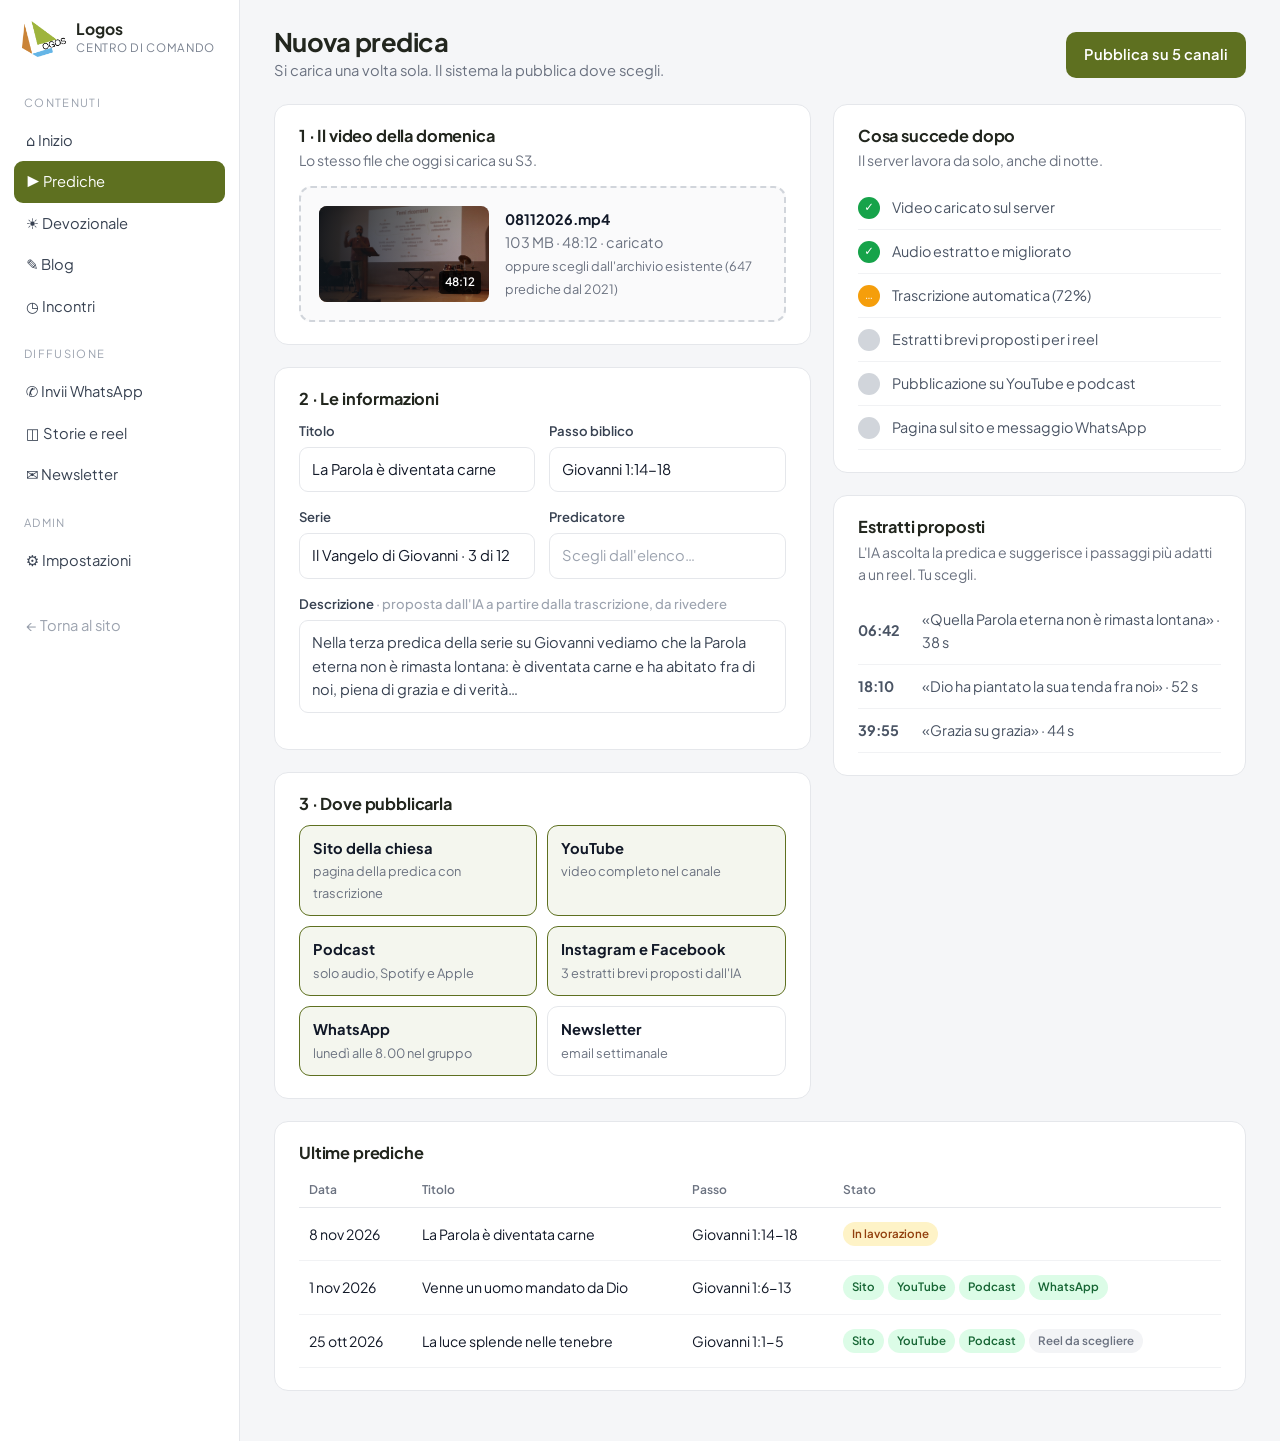
<file: pannello.html>
<!doctype html>
<html lang="it">
<head>
<meta charset="utf-8">
<meta name="viewport" content="width=device-width,initial-scale=1">
<meta name="robots" content="noindex,nofollow">
<title>Centro di comando · Chiesa Evangelica Logos</title>
<link rel="icon" href="assets/img/logo.png">
<link rel="preconnect" href="https://fonts.googleapis.com"><link rel="preconnect" href="https://fonts.gstatic.com" crossorigin>
<link href="https://fonts.googleapis.com/css2?family=Plus+Jakarta+Sans:wght@400;500;600;700;800&display=swap" rel="stylesheet">
<link rel="stylesheet" href="assets/style.css">
</head>
<body data-page="pannello" style="background:#F5F6F8">
<div class="dash">
  <aside>
    <a class="brand" href="index.html"><img src="assets/img/logo.png" alt="Logos"><span><b>Logos</b><small>Centro di comando</small></span></a>
    <div class="grp">Contenuti</div>
    <a href="#">⌂ Inizio</a>
    <a href="#" class="on">▶ Prediche</a>
    <a href="#">☀ Devozionale</a>
    <a href="#">✎ Blog</a>
    <a href="#">◷ Incontri</a>
    <div class="grp">Diffusione</div>
    <a href="#">✆ Invii WhatsApp</a>
    <a href="#">◫ Storie e reel</a>
    <a href="#">✉ Newsletter</a>
    <div class="grp">Admin</div>
    <a href="#">⚙ Impostazioni</a>
    <a href="index.html" style="margin-top:24px;color:#9CA3AF">← Torna al sito</a>
  </aside>
  <main>
    <div style="display:flex;justify-content:space-between;align-items:center;flex-wrap:wrap;gap:12px;margin-bottom:22px">
      <div><h1 style="margin:0">Nuova predica</h1><p style="margin:2px 0 0;color:#6B7280;font-size:.92rem">Si carica una volta sola. Il sistema la pubblica dove scegli.</p></div>
      <a class="dbtn" href="#">Pubblica su 5 canali</a>
    </div>

    <div class="dgrid">
      <div>
        <div class="panel">
          <h2>1 · Il video della domenica</h2>
          <p style="color:#6B7280;font-size:.88rem;margin-bottom:14px">Lo stesso file che oggi si carica su S3.</p>
          <div class="drop"><span class="thumb" style="background-image:url(assets/img/pulpito.jpg);background-position:70% center"><span class="du">48:12</span></span><div><b style="color:#111827">08112026.mp4</b><br>103 MB · 48:12 · caricato<br><span style="font-size:.8rem">oppure scegli dall'archivio esistente (647 prediche dal 2021)</span></div></div>
        </div>
        <div class="panel">
          <h2>2 · Le informazioni</h2>
          <div class="grid g2" style="gap:0 14px;margin-top:12px">
            <div class="field"><label>Titolo</label><div class="in">La Parola è diventata carne</div></div>
            <div class="field"><label>Passo biblico</label><div class="in">Giovanni 1:14-18</div></div>
            <div class="field"><label>Serie</label><div class="in">Il Vangelo di Giovanni · 3 di 12</div></div>
            <div class="field"><label>Predicatore</label><div class="in ph">Scegli dall'elenco…</div></div>
          </div>
          <div class="field"><label>Descrizione <span style="color:#9CA3AF;font-weight:500">· proposta dall'IA a partire dalla trascrizione, da rivedere</span></label><div class="in" style="min-height:70px;color:#374151">Nella terza predica della serie su Giovanni vediamo che la Parola eterna non è rimasta lontana: è diventata carne e ha abitato fra di noi, piena di grazia e di verità…</div></div>
        </div>
        <div class="panel">
          <h2>3 · Dove pubblicarla</h2>
          <div class="dest" style="margin-top:12px">
            <div class="sel"><b>Sito della chiesa</b><span>pagina della predica con trascrizione</span></div>
            <div class="sel"><b>YouTube</b><span>video completo nel canale</span></div>
            <div class="sel"><b>Podcast</b><span>solo audio, Spotify e Apple</span></div>
            <div class="sel"><b>Instagram e Facebook</b><span>3 estratti brevi proposti dall'IA</span></div>
            <div class="sel"><b>WhatsApp</b><span>lunedì alle 8.00 nel gruppo</span></div>
            <div><b>Newsletter</b><span>email settimanale</span></div>
          </div>
        </div>
      </div>
      <div>
        <div class="panel">
          <h2>Cosa succede dopo</h2>
          <p style="color:#6B7280;font-size:.88rem">Il server lavora da solo, anche di notte.</p>
          <ul class="pipe">
            <li><span class="dot ok">✓</span>Video caricato sul server</li>
            <li><span class="dot ok">✓</span>Audio estratto e migliorato</li>
            <li><span class="dot run">…</span>Trascrizione automatica (72%)</li>
            <li><span class="dot wait"></span>Estratti brevi proposti per i reel</li>
            <li><span class="dot wait"></span>Pubblicazione su YouTube e podcast</li>
            <li><span class="dot wait"></span>Pagina sul sito e messaggio WhatsApp</li>
          </ul>
        </div>
        <div class="panel">
          <h2>Estratti proposti</h2>
          <p style="color:#6B7280;font-size:.88rem;margin-bottom:12px">L'IA ascolta la predica e suggerisce i passaggi più adatti a un reel. Tu scegli.</p>
          <ul class="pipe">
            <li><b style="min-width:52px">06:42</b>«Quella Parola eterna non è rimasta lontana» · 38 s</li>
            <li><b style="min-width:52px">18:10</b>«Dio ha piantato la sua tenda fra noi» · 52 s</li>
            <li><b style="min-width:52px">39:55</b>«Grazia su grazia» · 44 s</li>
          </ul>
        </div>
      </div>
    </div>

    <div class="panel">
      <h2>Ultime prediche</h2>
      <table class="tbl" style="margin-top:10px">
        <tr><th>Data</th><th>Titolo</th><th>Passo</th><th>Stato</th></tr>
        <tr><td>8 nov 2026</td><td>La Parola è diventata carne</td><td>Giovanni 1:14-18</td><td><span class="st y">In lavorazione</span></td></tr>
        <tr><td>1 nov 2026</td><td>Venne un uomo mandato da Dio</td><td>Giovanni 1:6-13</td><td><span class="st g">Sito</span><span class="st g">YouTube</span><span class="st g">Podcast</span><span class="st g">WhatsApp</span></td></tr>
        <tr><td>25 ott 2026</td><td>La luce splende nelle tenebre</td><td>Giovanni 1:1-5</td><td><span class="st g">Sito</span><span class="st g">YouTube</span><span class="st g">Podcast</span><span class="st n">Reel da scegliere</span></td></tr>
      </table>
    </div>
  </main>
</div>
<script src="assets/main.js"></script>
</body>
</html>
</file>
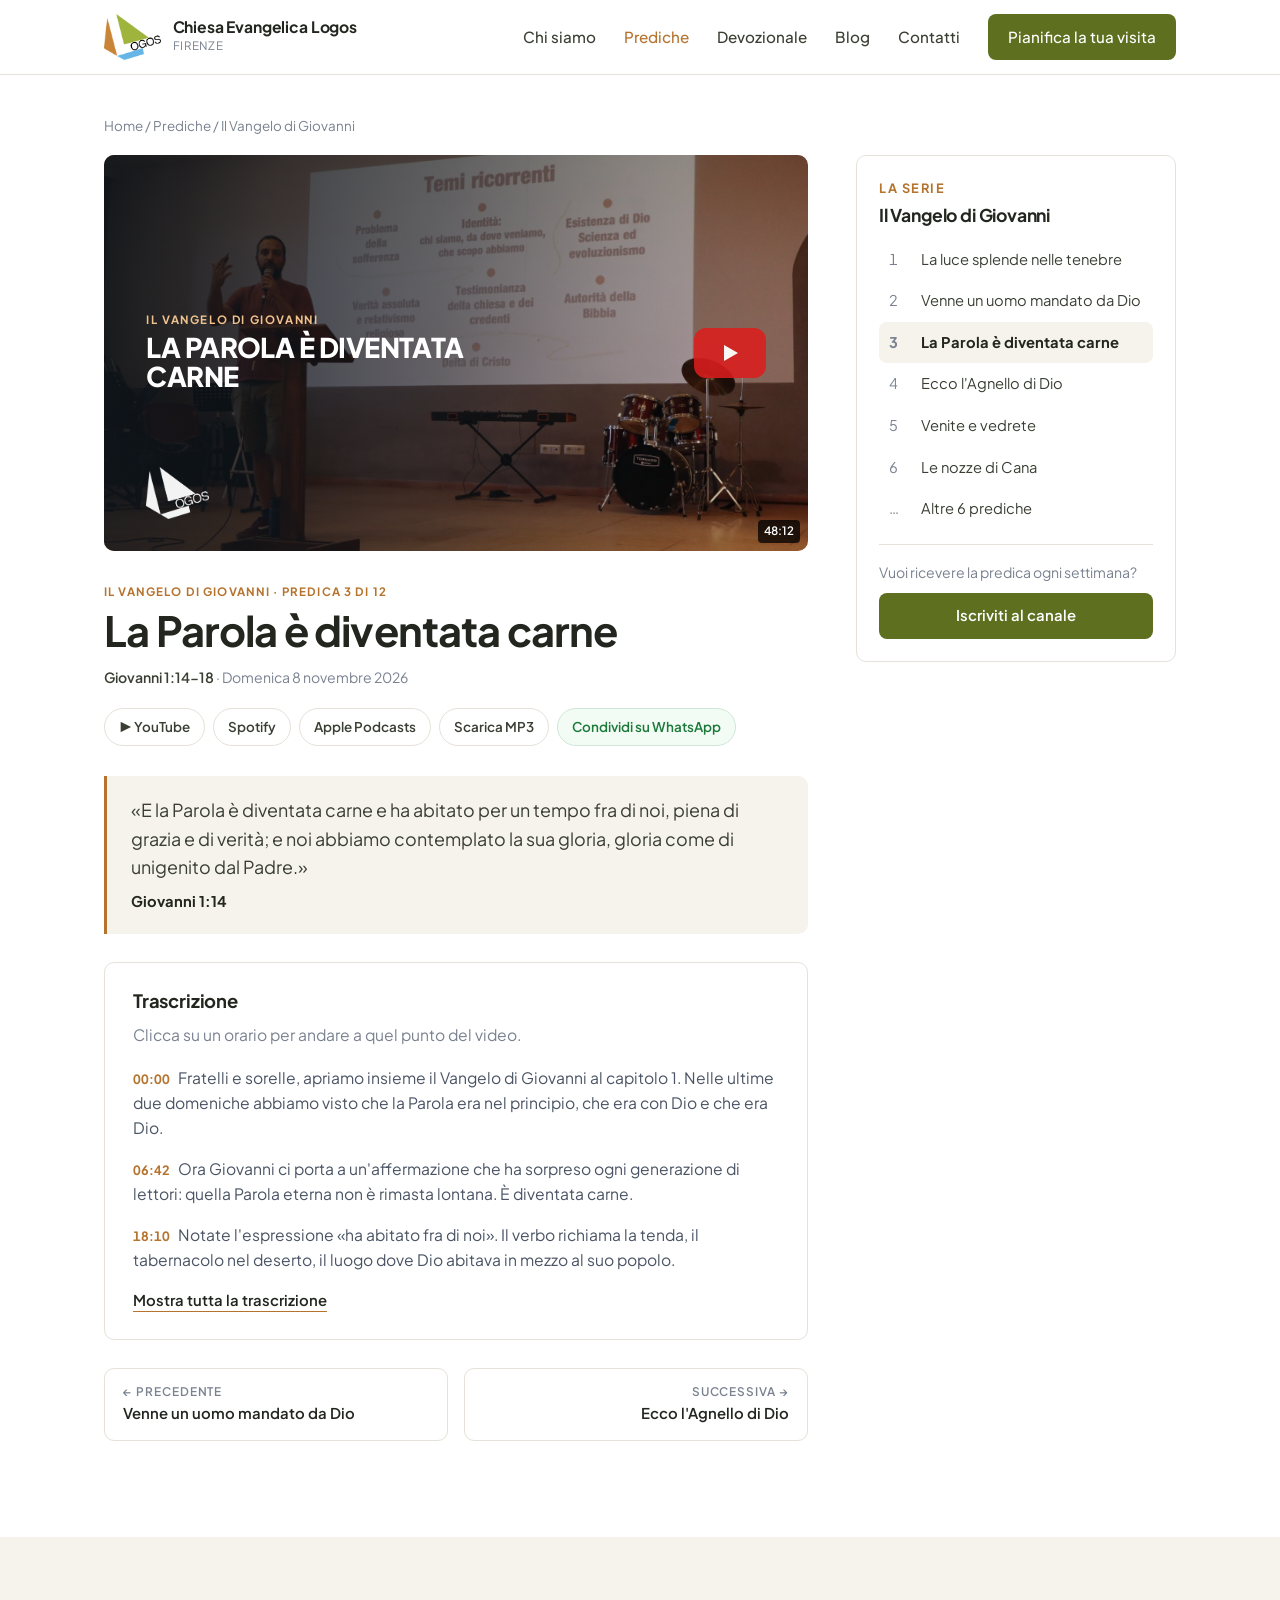
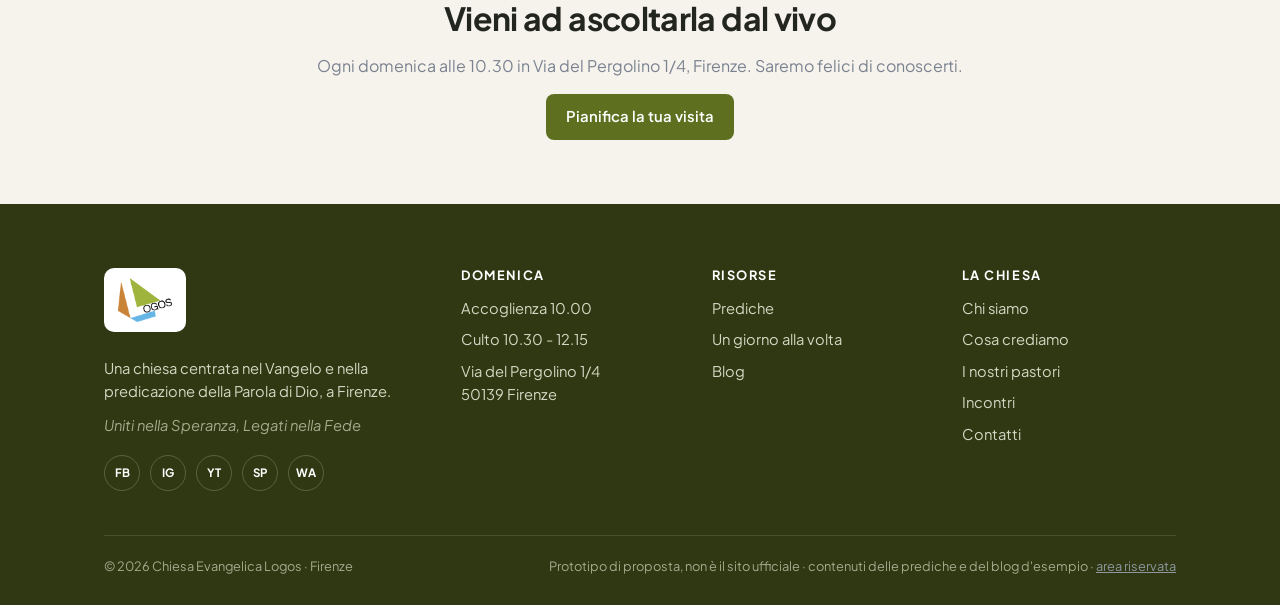
<file: predica.html>
<!doctype html>
<html lang="it">
<head>
<meta charset="utf-8">
<meta name="viewport" content="width=device-width,initial-scale=1">
<meta name="robots" content="noindex,nofollow">
<title>La Parola è diventata carne (Giovanni 1:14-18) · Chiesa Evangelica Logos</title>
<meta name="description" content="Predica su Giovanni 1:14-18, terza della serie sul Vangelo di Giovanni. Video, audio e trascrizione.">
<link rel="icon" href="assets/img/logo.png">
<link rel="preconnect" href="https://fonts.googleapis.com"><link rel="preconnect" href="https://fonts.gstatic.com" crossorigin>
<link href="https://fonts.googleapis.com/css2?family=Plus+Jakarta+Sans:wght@400;500;600;700;800&display=swap" rel="stylesheet">
<link rel="stylesheet" href="assets/style.css">
</head>
<body data-page="prediche">

<section class="sec" style="padding-top:40px">
  <div class="wrap">
    <div class="crumbs"><a href="index.html">Home</a> / <a href="prediche.html">Prediche</a> / <a href="prediche.html">Il Vangelo di Giovanni</a></div>
    <div class="sermon">
      <div>
        <div class="video"><span class="thumb" style="background-image:url(assets/img/pulpito.jpg);background-position:70% center"><span class="tt"><small>Il Vangelo di Giovanni</small>La Parola è diventata carne</span><img class="logo" src="assets/img/logo.png" alt=""><span class="pl" style="width:72px;height:50px"></span><span class="du">48:12</span></span></div>
        <div style="margin-top:26px">
          <span class="tag">Il Vangelo di Giovanni · Predica 3 di 12</span>
          <h1 style="font-size:clamp(1.9rem,4vw,2.6rem);margin-bottom:.3em">La Parola è diventata carne</h1>
          <div class="meta"><b>Giovanni 1:14-18</b> · Domenica 8 novembre 2026</div>
        </div>
        <div class="also" style="margin-top:20px"><a class="pill" href="#">▶ YouTube</a><a class="pill" href="#">Spotify</a><a class="pill" href="#">Apple Podcasts</a><a class="pill" href="#">Scarica MP3</a><a class="pill wa" href="#">Condividi su WhatsApp</a></div>

        <div class="vbox" style="margin-top:30px"><p>«E la Parola è diventata carne e ha abitato per un tempo fra di noi, piena di grazia e di verità; e noi abbiamo contemplato la sua gloria, gloria come di unigenito dal Padre.»</p><cite>Giovanni 1:14</cite></div>

        <div class="box">
          <h3 style="font-size:1.15rem">Trascrizione</h3>
          <p class="meta" style="margin-bottom:18px">Clicca su un orario per andare a quel punto del video.</p>
          <p><span class="ts">00:00</span>Fratelli e sorelle, apriamo insieme il Vangelo di Giovanni al capitolo 1. Nelle ultime due domeniche abbiamo visto che la Parola era nel principio, che era con Dio e che era Dio.</p>
          <p><span class="ts">06:42</span>Ora Giovanni ci porta a un'affermazione che ha sorpreso ogni generazione di lettori: quella Parola eterna non è rimasta lontana. È diventata carne.</p>
          <p><span class="ts">18:10</span>Notate l'espressione «ha abitato fra di noi». Il verbo richiama la tenda, il tabernacolo nel deserto, il luogo dove Dio abitava in mezzo al suo popolo.</p>
          <p style="margin:0"><a href="#" class="more">Mostra tutta la trascrizione</a></p>
        </div>

        <div class="pn">
          <a href="predica.html"><span>← Precedente</span>Venne un uomo mandato da Dio</a>
          <a href="predica.html" style="text-align:right"><span>Successiva →</span>Ecco l'Agnello di Dio</a>
        </div>
      </div>

      <aside class="side">
        <span class="eyebrow" style="margin-bottom:6px">La serie</span>
        <h3 style="font-size:1.1rem;margin:0">Il Vangelo di Giovanni</h3>
        <ol>
          <li><a href="predica.html"><span class="n">1</span>La luce splende nelle tenebre</a></li>
          <li><a href="predica.html"><span class="n">2</span>Venne un uomo mandato da Dio</a></li>
          <li class="on"><a href="predica.html"><span class="n">3</span>La Parola è diventata carne</a></li>
          <li><a href="#"><span class="n">4</span>Ecco l'Agnello di Dio</a></li>
          <li><a href="#"><span class="n">5</span>Venite e vedrete</a></li>
          <li><a href="#"><span class="n">6</span>Le nozze di Cana</a></li>
          <li><a href="#" class="muted"><span class="n">…</span>Altre 6 prediche</a></li>
        </ol>
        <div style="border-top:1px solid var(--line);margin-top:14px;padding-top:16px">
          <p class="meta" style="margin-bottom:10px">Vuoi ricevere la predica ogni settimana?</p>
          <a class="btn" href="#" style="width:100%">Iscriviti al canale</a>
        </div>
      </aside>
    </div>
  </div>
</section>

<section class="sec sand tight">
  <div class="wrap" style="text-align:center;max-width:720px">
    <h2>Vieni ad ascoltarla dal vivo</h2>
    <p class="muted">Ogni domenica alle 10.30 in Via del Pergolino 1/4, Firenze. Saremo felici di conoscerti.</p>
    <a class="btn" href="visita.html">Pianifica la tua visita</a>
  </div>
</section>

<script src="assets/main.js"></script>
</body>
</html>
</file>
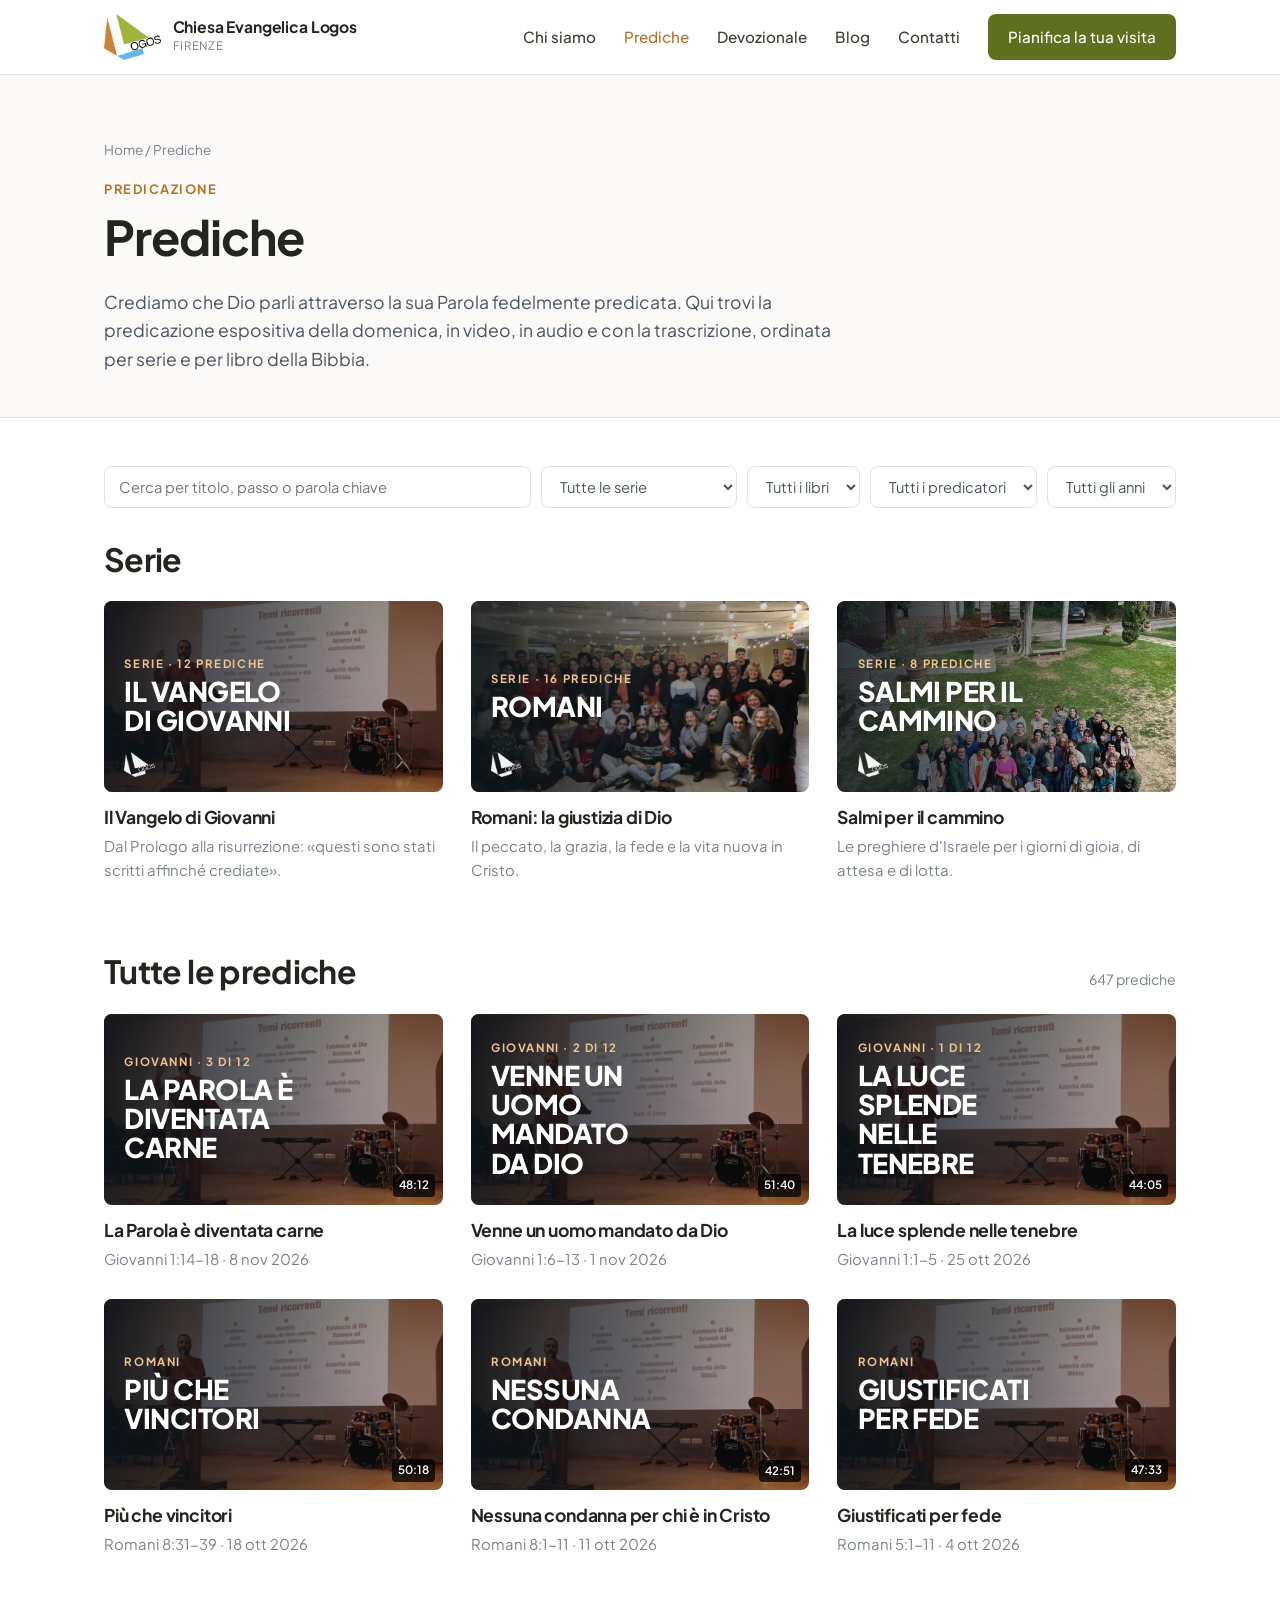
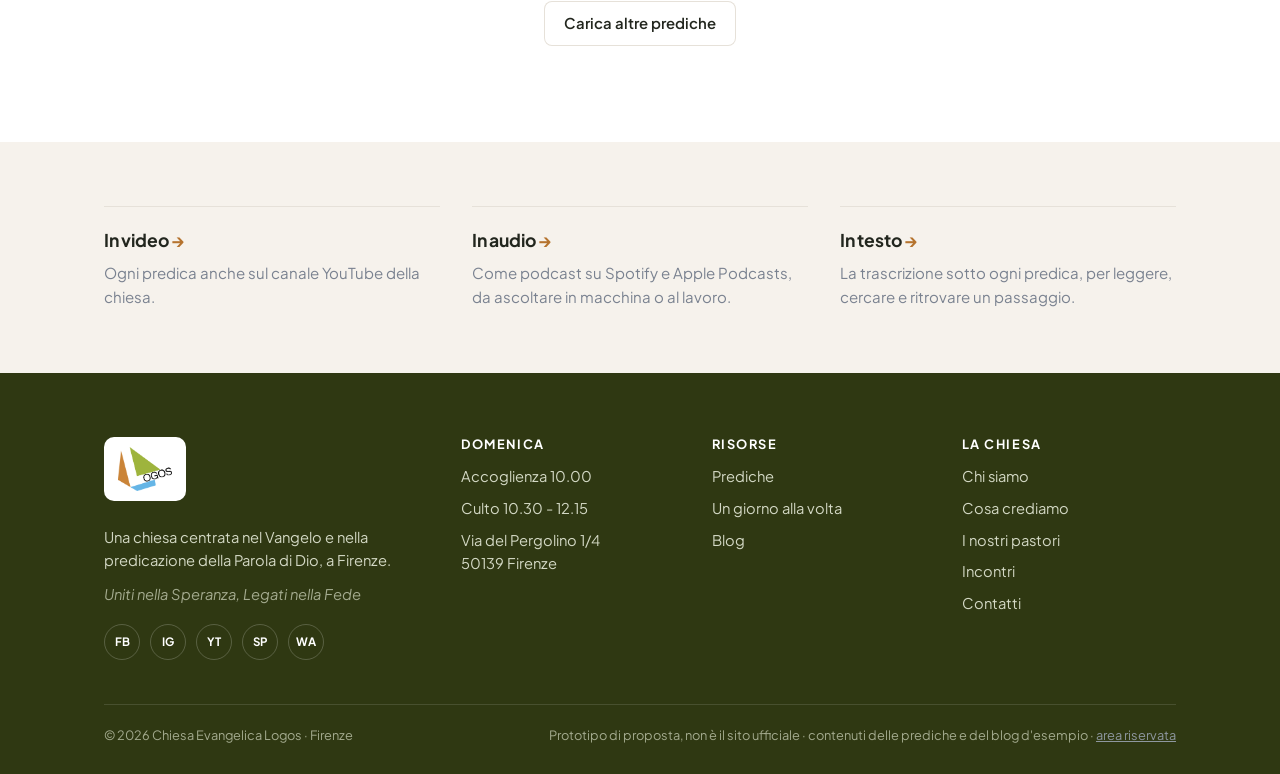
<file: prediche.html>
<!doctype html>
<html lang="it">
<head>
<meta charset="utf-8">
<meta name="viewport" content="width=device-width,initial-scale=1">
<meta name="robots" content="noindex,nofollow">
<title>Prediche · Chiesa Evangelica Logos Firenze</title>
<meta name="description" content="Le prediche della domenica della Chiesa Evangelica Logos di Firenze, raccolte per serie, libro della Bibbia e data. In video, in audio e con la trascrizione.">
<link rel="icon" href="assets/img/logo.png">
<link rel="preconnect" href="https://fonts.googleapis.com"><link rel="preconnect" href="https://fonts.gstatic.com" crossorigin>
<link href="https://fonts.googleapis.com/css2?family=Plus+Jakarta+Sans:wght@400;500;600;700;800&display=swap" rel="stylesheet">
<link rel="stylesheet" href="assets/style.css">
</head>
<body data-page="prediche">

<div class="phead"><div class="wrap">
  <div class="crumbs"><a href="index.html">Home</a> / Prediche</div>
  <span class="eyebrow">Predicazione</span>
  <h1>Prediche</h1>
  <p>Crediamo che Dio parli attraverso la sua Parola fedelmente predicata. Qui trovi la predicazione espositiva della domenica, in video, in audio e con la trascrizione, ordinata per serie e per libro della Bibbia.</p>
</div></div>

<section class="sec" style="padding-top:48px">
  <div class="wrap">
    <div class="filters">
      <input type="search" placeholder="Cerca per titolo, passo o parola chiave">
      <select><option>Tutte le serie</option><option>Il Vangelo di Giovanni</option><option>Romani</option><option>Salmi</option></select>
      <select><option>Tutti i libri</option><option>Genesi</option><option>Salmi</option><option>Giovanni</option><option>Romani</option></select>
      <select><option>Tutti i predicatori</option><option>Fabio Moffa</option><option>Samuele Franca</option></select>
      <select><option>Tutti gli anni</option><option>2026</option><option>2025</option><option>2024</option><option>2023</option><option>2022</option><option>2021</option></select>
    </div>

    <div class="shead" style="margin-bottom:24px"><h2>Serie</h2></div>
    <div class="grid g3" style="margin-bottom:72px">
      <a class="card" href="predica.html"><span class="thumb" style="background-image:url(assets/img/pulpito.jpg);background-position:70% center"><span class="tt"><small>Serie · 12 prediche</small>Il Vangelo di Giovanni</span><img class="logo" src="assets/img/logo.png" alt=""></span><h3>Il Vangelo di Giovanni</h3><p>Dal Prologo alla risurrezione: «questi sono stati scritti affinché crediate».</p></a>
      <a class="card" href="predica.html"><span class="thumb" style="background-image:url(assets/img/comunita.jpg)"><span class="tt"><small>Serie · 16 prediche</small>Romani</span><img class="logo" src="assets/img/logo.png" alt=""></span><h3>Romani: la giustizia di Dio</h3><p>Il peccato, la grazia, la fede e la vita nuova in Cristo.</p></a>
      <a class="card" href="predica.html"><span class="thumb" style="background-image:url(assets/img/ritiro2.jpg);background-position:center 70%"><span class="tt"><small>Serie · 8 prediche</small>Salmi per il cammino</span><img class="logo" src="assets/img/logo.png" alt=""></span><h3>Salmi per il cammino</h3><p>Le preghiere d'Israele per i giorni di gioia, di attesa e di lotta.</p></a>
    </div>

    <div class="shead" style="margin-bottom:24px"><h2>Tutte le prediche</h2><span class="meta">647 prediche</span></div>
    <div class="grid g3">
      <a class="card" href="predica.html"><span class="thumb" style="background-image:url(assets/img/pulpito.jpg);background-position:70% center"><span class="tt"><small>Giovanni · 3 di 12</small>La Parola è diventata carne</span><span class="du">48:12</span></span><h3>La Parola è diventata carne</h3><p class="meta">Giovanni 1:14-18 · 8 nov 2026</p></a>
      <a class="card" href="predica.html"><span class="thumb" style="background-image:url(assets/img/pulpito.jpg);background-position:62% center"><span class="tt"><small>Giovanni · 2 di 12</small>Venne un uomo mandato da Dio</span><span class="du">51:40</span></span><h3>Venne un uomo mandato da Dio</h3><p class="meta">Giovanni 1:6-13 · 1 nov 2026</p></a>
      <a class="card" href="predica.html"><span class="thumb" style="background-image:url(assets/img/pulpito.jpg);background-position:78% 40%"><span class="tt"><small>Giovanni · 1 di 12</small>La luce splende nelle tenebre</span><span class="du">44:05</span></span><h3>La luce splende nelle tenebre</h3><p class="meta">Giovanni 1:1-5 · 25 ott 2026</p></a>
      <a class="card" href="predica.html"><span class="thumb" style="background-image:url(assets/img/pulpito.jpg);background-position:66% 60%"><span class="tt"><small>Romani</small>Più che vincitori</span><span class="du">50:18</span></span><h3>Più che vincitori</h3><p class="meta">Romani 8:31-39 · 18 ott 2026</p></a>
      <a class="card" href="predica.html"><span class="thumb" style="background-image:url(assets/img/pulpito.jpg);background-position:58% center"><span class="tt"><small>Romani</small>Nessuna condanna</span><span class="du">42:51</span></span><h3>Nessuna condanna per chi è in Cristo</h3><p class="meta">Romani 8:1-11 · 11 ott 2026</p></a>
      <a class="card" href="predica.html"><span class="thumb" style="background-image:url(assets/img/pulpito.jpg);background-position:74% 55%"><span class="tt"><small>Romani</small>Giustificati per fede</span><span class="du">47:33</span></span><h3>Giustificati per fede</h3><p class="meta">Romani 5:1-11 · 4 ott 2026</p></a>
    </div>
    <div style="text-align:center;margin-top:44px"><a class="btn line" href="#">Carica altre prediche</a></div>
  </div>
</section>

<section class="sec sand tight">
  <div class="wrap">
    <div class="start">
      <div style="border-top:1px solid var(--line);padding-top:22px"><h3 style="font-size:1.1rem">In video</h3><p class="muted small" style="margin:0">Ogni predica anche sul canale YouTube della chiesa.</p></div>
      <div style="border-top:1px solid var(--line);padding-top:22px"><h3 style="font-size:1.1rem">In audio</h3><p class="muted small" style="margin:0">Come podcast su Spotify e Apple Podcasts, da ascoltare in macchina o al lavoro.</p></div>
      <div style="border-top:1px solid var(--line);padding-top:22px"><h3 style="font-size:1.1rem">In testo</h3><p class="muted small" style="margin:0">La trascrizione sotto ogni predica, per leggere, cercare e ritrovare un passaggio.</p></div>
    </div>
  </div>
</section>

<script src="assets/main.js"></script>
</body>
</html>
</file>
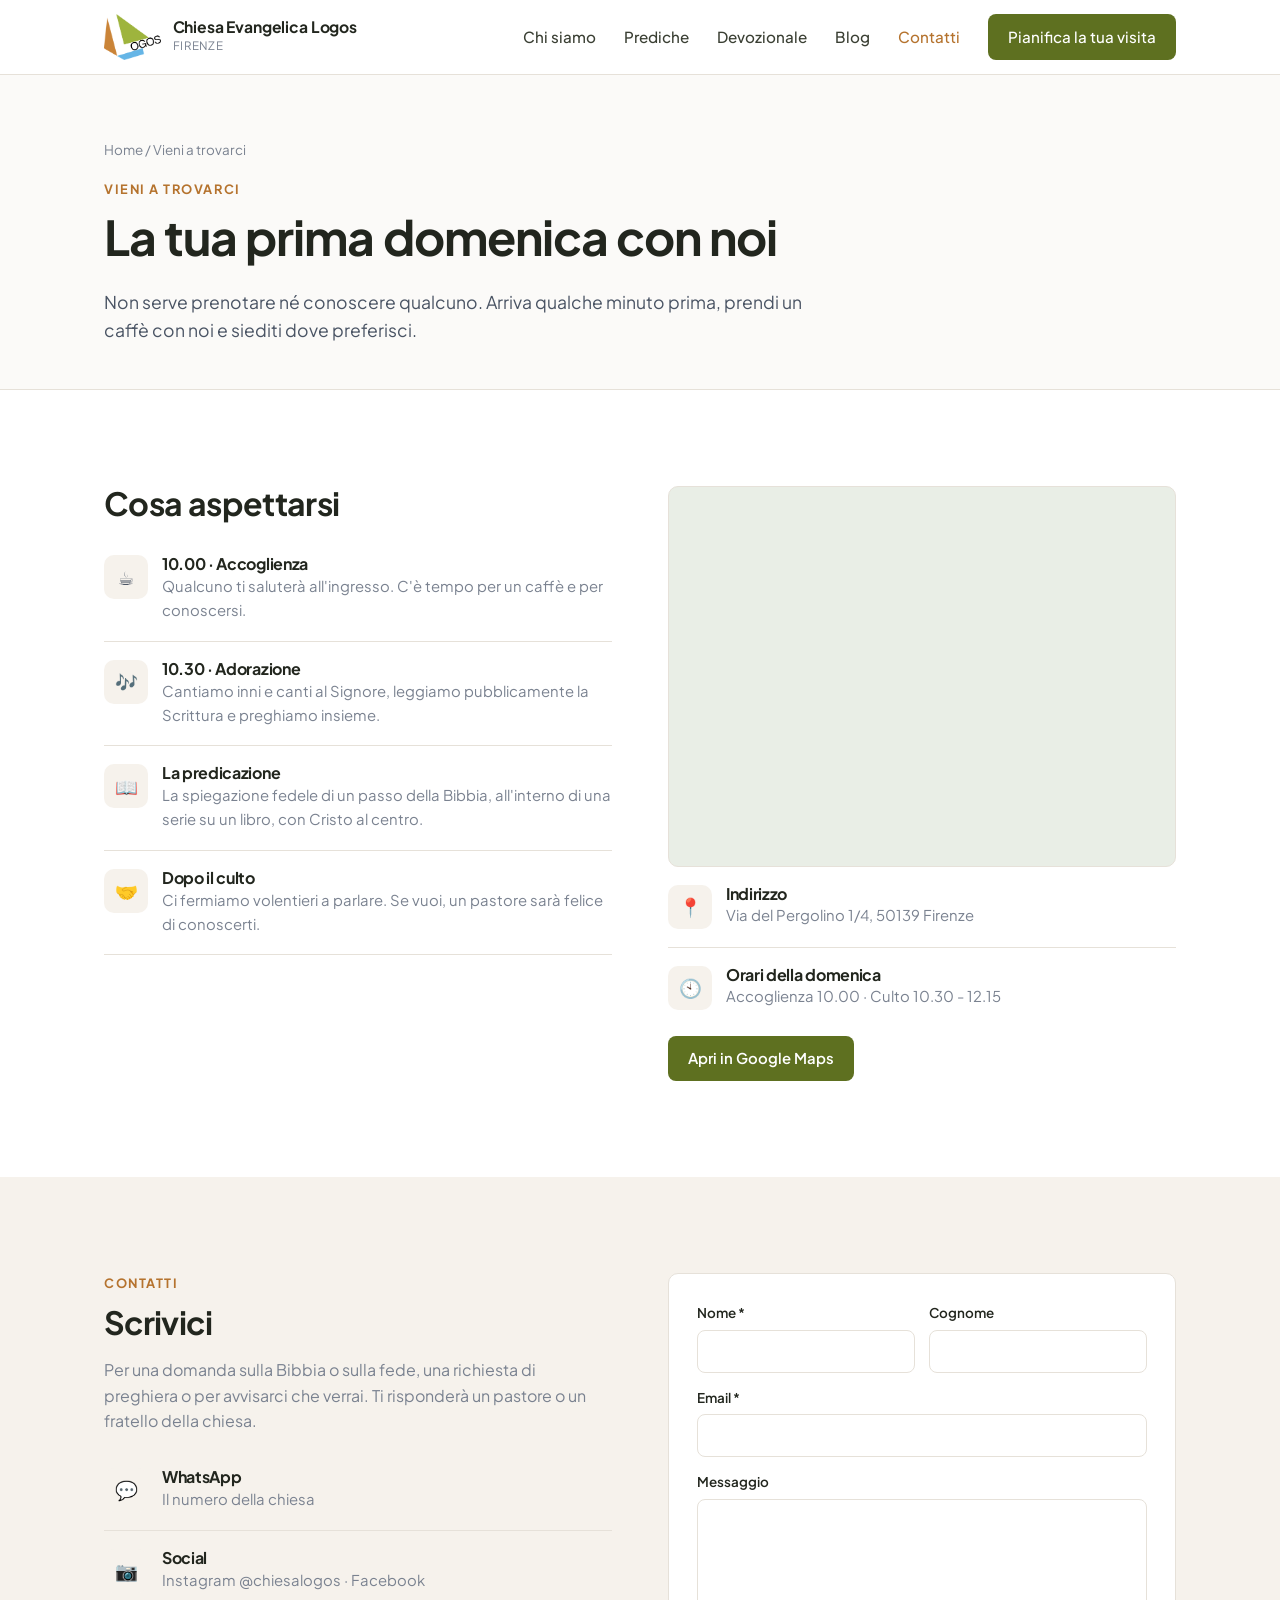
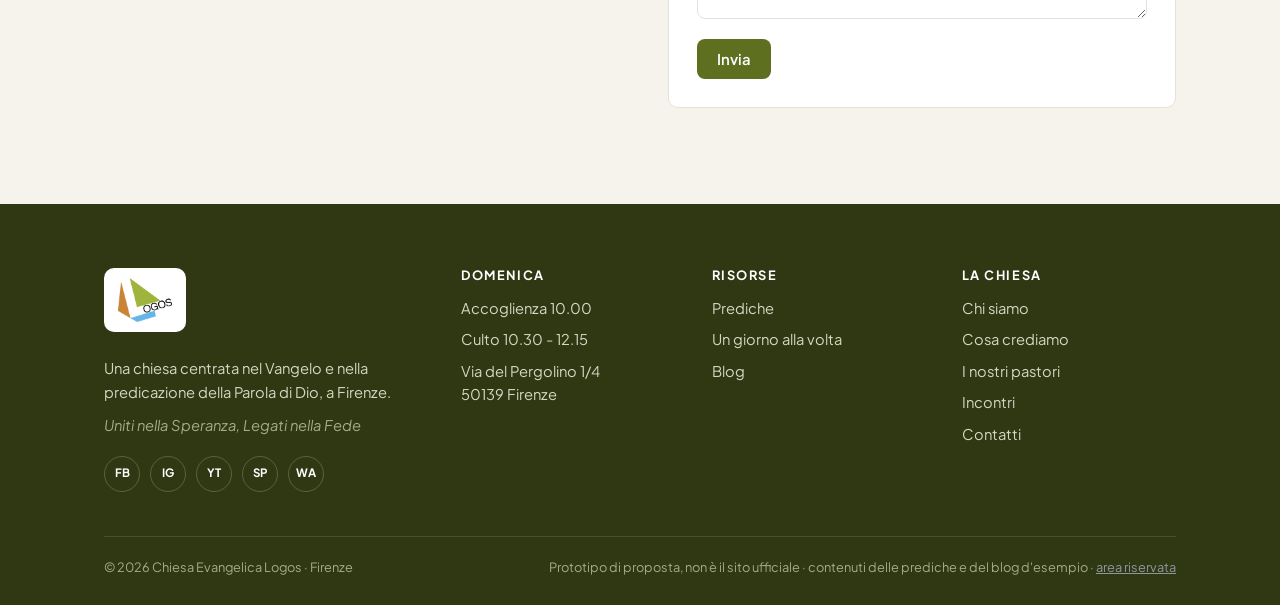
<file: visita.html>
<!doctype html>
<html lang="it">
<head>
<meta charset="utf-8">
<meta name="viewport" content="width=device-width,initial-scale=1">
<meta name="robots" content="noindex,nofollow">
<title>Vieni a trovarci · Chiesa evangelica a Firenze, culto la domenica alle 10.30</title>
<meta name="description" content="Cerchi una chiesa evangelica a Firenze? La Chiesa Evangelica Logos si riunisce ogni domenica alle 10.30 in Via del Pergolino 1/4. Ecco cosa aspettarti.">
<link rel="icon" href="assets/img/logo.png">
<link rel="preconnect" href="https://fonts.googleapis.com"><link rel="preconnect" href="https://fonts.gstatic.com" crossorigin>
<link href="https://fonts.googleapis.com/css2?family=Plus+Jakarta+Sans:wght@400;500;600;700;800&display=swap" rel="stylesheet">
<link rel="stylesheet" href="assets/style.css">
</head>
<body data-page="visita">

<div class="phead"><div class="wrap">
  <div class="crumbs"><a href="index.html">Home</a> / Vieni a trovarci</div>
  <span class="eyebrow">Vieni a trovarci</span>
  <h1>La tua prima domenica con noi</h1>
  <p>Non serve prenotare né conoscere qualcuno. Arriva qualche minuto prima, prendi un caffè con noi e siediti dove preferisci.</p>
</div></div>

<section class="sec">
  <div class="wrap grid g2" style="gap:56px;align-items:start">
    <div>
      <h2>Cosa aspettarsi</h2>
      <div class="info"><span class="ic">☕</span><div><h4>10.00 · Accoglienza</h4><p>Qualcuno ti saluterà all'ingresso. C'è tempo per un caffè e per conoscersi.</p></div></div>
      <div class="info"><span class="ic">🎶</span><div><h4>10.30 · Adorazione</h4><p>Cantiamo inni e canti al Signore, leggiamo pubblicamente la Scrittura e preghiamo insieme.</p></div></div>
      <div class="info"><span class="ic">📖</span><div><h4>La predicazione</h4><p>La spiegazione fedele di un passo della Bibbia, all'interno di una serie su un libro, con Cristo al centro.</p></div></div>
      <div class="info"><span class="ic">🤝</span><div><h4>Dopo il culto</h4><p>Ci fermiamo volentieri a parlare. Se vuoi, un pastore sarà felice di conoscerti.</p></div></div>
    </div>
    <div>
      <div class="map"><iframe loading="lazy" src="https://maps.google.com/maps?q=Via%20del%20Pergolino%201,%2050139%20Firenze&z=15&output=embed" title="Mappa"></iframe></div>
      <div class="info"><span class="ic">📍</span><div><h4>Indirizzo</h4><p>Via del Pergolino 1/4, 50139 Firenze</p></div></div>
      <div class="info" style="border:0"><span class="ic">🕙</span><div><h4>Orari della domenica</h4><p>Accoglienza 10.00 · Culto 10.30 - 12.15</p></div></div>
      <a class="btn" href="https://maps.google.com/?q=Via+del+Pergolino+1,+50139+Firenze" style="margin-top:8px">Apri in Google Maps</a>
    </div>
  </div>
</section>

<section class="sec sand" id="contatti">
  <div class="wrap grid g2" style="gap:56px">
    <div>
      <span class="eyebrow">Contatti</span>
      <h2>Scrivici</h2>
      <p class="muted">Per una domanda sulla Bibbia o sulla fede, una richiesta di preghiera o per avvisarci che verrai. Ti risponderà un pastore o un fratello della chiesa.</p>
      <div class="info"><span class="ic">💬</span><div><h4>WhatsApp</h4><p>Il numero della chiesa</p></div></div>
      <div class="info" style="border:0"><span class="ic">📷</span><div><h4>Social</h4><p><a href="https://www.instagram.com/chiesalogos/">Instagram @chiesalogos</a> · <a href="https://www.facebook.com/ChiesaLogos/">Facebook</a></p></div></div>
    </div>
    <form class="form" onsubmit="return false" style="background:#fff;border:1px solid var(--line);border-radius:10px;padding:28px">
      <div class="grid g2" style="gap:14px"><div class="f"><label>Nome *</label><input></div><div class="f"><label>Cognome</label><input></div></div>
      <div class="f"><label>Email *</label><input type="email"></div>
      <div class="f"><label>Messaggio</label><textarea></textarea></div>
      <button class="btn">Invia</button>
    </form>
  </div>
</section>

<script src="assets/main.js"></script>
</body>
</html>
</file>
<file: assets/style.css>
/* Chiesa Evangelica Logos · Firenze */
:root{
  --ink:#22261E; --ink-2:#3A3F33; --brand:#5E7020; --brand-2:#3E4A16; --brand-3:#2F3812; --text:#4A5464; --muted:#7A8290;
  --accent:#B5732E; --accent-2:#9A5F22; --green:#7F9632; --blue:#3E8FC2;
  --sand:#F6F2EC; --sand-2:#EEE7DD; --line:#E6E1D9; --white:#fff;
  --font:"Plus Jakarta Sans", system-ui, -apple-system, "Segoe UI", sans-serif;
  --max:1120px; --r:10px;
}
*{box-sizing:border-box}
html{scroll-behavior:smooth}
body{margin:0;background:#fff;color:var(--text);font-family:var(--font);font-size:16px;line-height:1.6;-webkit-font-smoothing:antialiased}
img{max-width:100%;display:block}
a{color:inherit;text-decoration:none}
.wrap{max-width:var(--max);margin:0 auto;padding:0 24px}
.narrow{max-width:760px}
h1,h2,h3,h4{color:var(--ink);font-weight:700;line-height:1.12;margin:0 0 .5em;letter-spacing:-.02em}
h1{font-size:clamp(2.4rem,5.6vw,4.1rem)}
h2{font-size:clamp(1.6rem,3vw,2rem)}
h3{font-size:1.08rem;letter-spacing:-.01em;line-height:1.3}
p{margin:0 0 1em}
.eyebrow{display:block;font-size:.8rem;font-weight:700;letter-spacing:.12em;text-transform:uppercase;color:var(--accent);margin-bottom:.9em}
.muted{color:var(--muted)}
.small{font-size:.88rem}

/* header */
.head{position:sticky;top:0;z-index:30;background:rgba(255,255,255,.96);backdrop-filter:blur(6px);border-bottom:1px solid var(--line)}
.head .wrap{display:flex;align-items:center;justify-content:space-between;height:74px;gap:24px}
.brand{display:flex;align-items:center;gap:12px}
.brand img{height:46px;width:auto}
.brand b{display:block;color:var(--ink);font-size:.98rem;line-height:1.1;letter-spacing:-.01em}
.brand small{display:block;font-size:.72rem;color:var(--muted);letter-spacing:.06em;text-transform:uppercase;margin-top:2px}
.nav{display:flex;align-items:center;gap:28px}
.nav a{font-size:.95rem;color:var(--ink-2);font-weight:500}
.nav a:hover,.nav a.on{color:var(--accent)}
.btn{display:inline-flex;align-items:center;justify-content:center;gap:8px;background:var(--brand);color:#fff;padding:11px 20px;border-radius:8px;font-weight:600;font-size:.93rem;border:0;cursor:pointer;font-family:var(--font);white-space:nowrap}
.btn:hover{background:var(--brand-2)}
.nav a.btn{color:#fff}
.btn.line{background:#fff;color:var(--ink);box-shadow:inset 0 0 0 1px var(--line)}
.btn.line:hover{box-shadow:inset 0 0 0 1px var(--brand)}
.btn.acc{background:var(--accent)}
.btn.acc:hover{background:var(--accent-2)}
.menu{display:none;background:none;border:0;font-size:1.5rem;color:var(--ink);cursor:pointer}

/* hero */
.hero{position:relative;text-align:center;padding:96px 0 72px;background:
  radial-gradient(60% 70% at 15% 10%, rgba(158,180,61,.16), transparent 70%),
  radial-gradient(50% 60% at 90% 20%, rgba(202,132,56,.14), transparent 70%),
  radial-gradient(60% 60% at 60% 100%, rgba(101,181,230,.10), transparent 70%), #FBFAF8;border-bottom:1px solid var(--line)}
.hero h1{max-width:12em;margin:0 auto .35em}
.hero p.lead{font-size:1.18rem;max-width:34em;margin:0 auto 30px;color:var(--text)}
.hero .actions{display:flex;gap:12px;justify-content:center;flex-wrap:wrap}
.times{display:flex;justify-content:center;gap:56px;flex-wrap:wrap;margin-top:56px;padding-top:30px;border-top:1px solid var(--line);max-width:760px;margin-left:auto;margin-right:auto}
.times div b{display:block;color:var(--ink);font-size:1rem}
.times div span{font-size:.9rem;color:var(--muted)}
.addr{margin-top:22px;font-weight:600;color:var(--ink);font-size:.95rem}
.pills{display:flex;gap:8px;justify-content:center;margin-top:12px;flex-wrap:wrap}
.pill{display:inline-flex;align-items:center;gap:6px;font-size:.84rem;font-weight:600;padding:7px 14px;border-radius:999px;background:#fff;border:1px solid var(--line);color:var(--ink-2)}
.pill:hover{border-color:var(--ink)}
.pill.wa{color:#1B7A3A;border-color:#CFE8D6;background:#F3FBF5}

/* sections */
.sec{padding:96px 0}
.sec.sand{background:var(--sand)}
.sec.tight{padding:64px 0}
.split{display:grid;grid-template-columns:1fr 1.25fr;gap:56px;align-items:start}
.split p{font-size:1.08rem}
.shead{display:flex;justify-content:space-between;align-items:end;gap:20px;margin-bottom:34px;flex-wrap:wrap}
.shead h2{margin:0}
.more{color:var(--ink);font-weight:600;font-size:.93rem;border-bottom:1.5px solid var(--accent);padding-bottom:2px}
.more:hover{color:var(--accent)}

/* mosaic */
.mosaic{display:grid;grid-template-columns:2fr 1fr 1fr 1fr;grid-template-rows:200px 200px;gap:10px;margin-top:56px}
.mosaic img{width:100%;height:100%;object-fit:cover;border-radius:8px}
.mosaic .a{grid-row:1/3}
.mosaic .b{grid-column:2/4}

/* start here */
.start{display:grid;grid-template-columns:repeat(3,1fr);gap:32px}
.start a{display:block;border-top:1px solid var(--line);padding-top:22px}
.start h3{font-size:1.15rem}
.start h3::after{content:" →";color:var(--accent)}
.start p{font-size:.94rem;color:var(--muted);margin:0}
.pillars{grid-template-columns:repeat(4,1fr)}
.pillars>div{border-top:1px solid var(--line);padding-top:22px}
.pillars h3{font-size:1.08rem}
.pillars h3::after{content:none}

/* devotional */
.dev{display:grid;grid-template-columns:340px 1fr;gap:56px;align-items:center}
.cover{aspect-ratio:1;border-radius:10px;overflow:hidden;position:relative;background:linear-gradient(170deg,#E3E9D2 0%,#F1ECE1 55%,#EAD6C2 100%);padding:28px;display:flex;flex-direction:column;box-shadow:0 18px 40px -24px rgba(29,42,51,.45)}
.cover .top{display:flex;justify-content:space-between;align-items:center}
.cover .top b{font-size:.82rem;color:var(--ink);line-height:1.1}
.cover .top b small{display:block;font-weight:500;font-size:.65rem;color:var(--muted)}
.cover .day{font-size:.7rem;font-weight:700;border:1.4px solid var(--ink);border-radius:999px;padding:2px 9px;color:var(--ink)}
.cover .mid{margin-top:auto;margin-bottom:auto}
.cover .base{font-size:.72rem;color:var(--muted);margin-bottom:6px}
.cover .t{font-size:1.45rem;font-weight:800;color:var(--brand-2);line-height:1.15;letter-spacing:-.02em}
.cover .rule{width:34px;height:2px;background:var(--ink);margin:18px 0}
.cover .q{font-size:.98rem;color:var(--ink-2);line-height:1.45}
.date{font-size:.88rem;color:var(--muted);margin-bottom:8px}
.dev blockquote{margin:0 0 18px;font-size:1.06rem;color:var(--ink-2);line-height:1.65}
.dev blockquote cite{display:block;font-style:normal;font-weight:700;color:var(--ink);margin-top:8px;font-size:.95rem}
.player{display:flex;align-items:center;gap:14px;background:#fff;border:1px solid var(--line);border-radius:10px;padding:12px 16px;margin:18px 0}
.player i{width:40px;height:40px;border-radius:50%;background:var(--brand);display:grid;place-items:center;flex:none}
.player i::after{content:"";border-left:12px solid #fff;border-top:7px solid transparent;border-bottom:7px solid transparent;margin-left:3px}
.player .bar{flex:1;height:4px;background:var(--sand-2);border-radius:4px;position:relative}
.player .bar::before{content:"";position:absolute;inset:0 72% 0 0;background:var(--accent);border-radius:4px}
.player .tm{font-size:.8rem;color:var(--muted);font-variant-numeric:tabular-nums}
.also{display:flex;gap:8px;align-items:center;flex-wrap:wrap;margin-top:14px;font-size:.84rem;color:var(--muted)}

/* sermons */
.thumb{position:relative;aspect-ratio:16/9;border-radius:8px;overflow:hidden;background:#222 center/cover no-repeat;display:block}
.thumb::before{content:"";position:absolute;inset:0;background:linear-gradient(90deg,rgba(15,22,28,.86) 0%,rgba(15,22,28,.55) 48%,rgba(15,22,28,.05) 100%)}
.thumb .tt{position:absolute;left:6%;top:50%;transform:translateY(-50%);max-width:52%;color:#fff;font-weight:800;font-size:clamp(1rem,2.2vw,1.7rem);line-height:1.08;letter-spacing:-.02em;text-transform:uppercase}
.thumb .tt small{display:block;font-size:.42em;letter-spacing:.14em;font-weight:700;color:#F0C38E;margin-bottom:.6em}
.thumb .logo{position:absolute;left:6%;bottom:8%;height:13%;opacity:.95;filter:brightness(0) invert(1)}
.thumb .du{position:absolute;right:8px;bottom:8px;background:rgba(0,0,0,.75);color:#fff;font-size:.72rem;font-weight:600;padding:2px 6px;border-radius:4px}
.thumb .pl{position:absolute;right:6%;top:50%;transform:translateY(-50%);width:56px;height:40px;border-radius:12px;background:rgba(220,30,30,.92);display:grid;place-items:center;opacity:.95}
.thumb .pl::after{content:"";border-left:14px solid #fff;border-top:8px solid transparent;border-bottom:8px solid transparent;margin-left:3px}
.sm .thumb .tt{display:none}
.sm .thumb::before{background:linear-gradient(90deg,rgba(15,22,28,.35),rgba(15,22,28,0))}
.sm .thumb .tt small{display:none}
.sm .thumb .pl,.sm .thumb .logo{display:none}
.sermons{display:grid;grid-template-columns:1.45fr 1fr;gap:36px}
.feat h3{font-size:1.35rem;margin-top:16px}
.meta{font-size:.88rem;color:var(--muted)}
.meta b{color:var(--ink-2);font-weight:600}
.slist{display:grid;gap:18px}
.srow{display:grid;grid-template-columns:150px 1fr;gap:16px;align-items:center}
.srow h3{font-size:1rem;margin:0 0 4px}
.tag{display:inline-block;font-size:.72rem;font-weight:700;letter-spacing:.1em;text-transform:uppercase;color:var(--accent);margin-bottom:6px}

/* cards */
.grid{display:grid;gap:28px}
.g2{grid-template-columns:repeat(2,1fr)}
.g3{grid-template-columns:repeat(3,1fr)}
.g4{grid-template-columns:repeat(4,1fr)}
.card{display:flex;flex-direction:column}
.card .ph{aspect-ratio:16/10;border-radius:8px;overflow:hidden}
.card .ph img{width:100%;height:100%;object-fit:cover;transition:transform .3s}
.card:hover .ph img{transform:scale(1.03)}
.card h3{margin:14px 0 6px;font-size:1.1rem}
a.card:hover h3{color:var(--accent)}
.card p{font-size:.93rem;color:var(--muted);margin:0}
.post{border-top:1px solid var(--line);padding-top:20px}
.post h3{font-size:1.12rem}

/* quote */
.verse-band{text-align:center;padding:88px 0;background:var(--brand-3) url('img/firenze.jpg') center 65%/cover;position:relative;color:#fff}
.verse-band::before{content:"";position:absolute;inset:0;background:rgba(38,46,14,.74)}
.verse-band .wrap{position:relative}
.verse-band blockquote{margin:0 auto;max-width:30em;font-size:clamp(1.3rem,2.6vw,1.75rem);line-height:1.4;font-weight:600;letter-spacing:-.01em}
.verse-band cite{display:block;font-style:normal;margin-top:18px;color:#F0C38E;font-weight:600;font-size:.95rem}

/* page header */
.phead{padding:64px 0 44px;border-bottom:1px solid var(--line);background:#FBFAF8}
.phead h1{font-size:clamp(2rem,4.4vw,3rem)}
.phead p{font-size:1.1rem;max-width:42em;margin:0}
.crumbs{font-size:.84rem;color:var(--muted);margin-bottom:18px}
.crumbs a:hover{color:var(--accent)}
.photo-head{height:340px;background:center/cover no-repeat;border-bottom:1px solid var(--line)}

/* filters */
.filters{display:flex;gap:10px;flex-wrap:wrap;margin-bottom:34px}
.filters input,.filters select{font-family:var(--font);font-size:.92rem;padding:10px 14px;border:1px solid var(--line);border-radius:8px;background:#fff;color:var(--text)}
.filters input{flex:1;min-width:220px}
.chips{display:flex;gap:8px;flex-wrap:wrap;margin-bottom:30px}
.chips span{font-size:.86rem;font-weight:600;padding:7px 14px;border-radius:999px;border:1px solid var(--line);color:var(--ink-2);cursor:pointer}
.chips span.on{background:var(--brand);color:#fff;border-color:var(--brand)}

/* sermon page */
.sermon{display:grid;grid-template-columns:1fr 320px;gap:48px;align-items:start}
.video .thumb{border-radius:10px}
.side{border:1px solid var(--line);border-radius:10px;padding:22px;position:sticky;top:96px}
.side ol{list-style:none;padding:0;margin:12px 0 0}
.side li a{display:flex;gap:12px;padding:9px 10px;border-radius:8px;font-size:.92rem;color:var(--ink-2)}
.side li a:hover{background:var(--sand)}
.side li.on a{background:var(--sand);font-weight:700;color:var(--ink)}
.side li .n{color:var(--muted);min-width:20px;font-variant-numeric:tabular-nums}
.box{border:1px solid var(--line);border-radius:10px;padding:26px 28px;margin-top:28px}
.box p{font-size:.98rem}
.ts{color:var(--accent);font-weight:700;font-size:.8rem;margin-right:8px;font-variant-numeric:tabular-nums}
.pn{display:flex;gap:16px;margin-top:28px}
.pn a{flex:1;border:1px solid var(--line);border-radius:10px;padding:14px 18px;font-size:.93rem;color:var(--ink);font-weight:600}
.pn a span{display:block;font-size:.74rem;letter-spacing:.08em;text-transform:uppercase;color:var(--muted);font-weight:600}
.pn a:hover{border-color:var(--ink)}

/* article */
.article p,.article li{font-size:1.08rem;line-height:1.75}
.article h2{font-size:1.5rem;margin-top:1.7em}
.article h3{font-size:1.12rem;margin-top:1.5em}
.vbox{background:var(--sand);border-left:3px solid var(--accent);padding:20px 24px;border-radius:0 10px 10px 0;margin:26px 0}
.vbox p{margin:0;font-size:1.12rem;color:var(--ink-2);line-height:1.6}
.vbox cite{display:block;margin-top:8px;font-style:normal;font-weight:700;color:var(--ink);font-size:.92rem}
.readings{background:var(--sand);border-radius:10px;padding:18px 22px;margin:26px 0;font-size:.98rem}
.readings a{color:var(--accent);font-weight:600}
.share{display:flex;gap:8px;align-items:center;flex-wrap:wrap;padding:20px 0;margin:28px 0;border-top:1px solid var(--line);border-bottom:1px solid var(--line)}

/* people & info */
.person{display:grid;grid-template-columns:1fr 1.3fr;gap:44px;align-items:center}
.person img{border-radius:10px;width:100%;aspect-ratio:4/5;object-fit:cover}
.info{display:grid;grid-template-columns:44px 1fr;gap:14px;padding:18px 0;border-bottom:1px solid var(--line)}
.info .ic{width:44px;height:44px;border-radius:10px;background:var(--sand);display:grid;place-items:center;font-size:1.15rem}
.info h4{font-size:1rem;margin:0 0 2px}
.info p{margin:0;font-size:.93rem;color:var(--muted)}
.meet{display:grid;grid-template-columns:repeat(3,1fr);gap:28px}
.meet .card .ph{aspect-ratio:4/3}
.meet .when{font-size:.78rem;font-weight:700;letter-spacing:.08em;text-transform:uppercase;color:var(--accent);margin-top:14px;display:block}
.meet h3{margin-top:6px}
.map{border-radius:10px;overflow:hidden;border:1px solid var(--line);aspect-ratio:4/3;background:#E9EEE6}
.map iframe{width:100%;height:100%;border:0}
.form .f{margin-bottom:14px}
.form label{display:block;font-size:.84rem;font-weight:600;color:var(--ink);margin-bottom:6px}
.form input,.form textarea{width:100%;font-family:var(--font);font-size:.95rem;padding:11px 14px;border:1px solid var(--line);border-radius:8px}
.form textarea{min-height:120px}

/* newsletter */
.join{display:grid;grid-template-columns:1.1fr 1fr;gap:48px;align-items:center}
.join form{display:flex;gap:10px;flex-wrap:wrap}
.join input{flex:1;min-width:220px;padding:12px 16px;border:1px solid var(--line);border-radius:8px;font-family:var(--font);font-size:.95rem}

/* footer */
.foot{background:var(--brand-3);color:#D3D8C4;padding:64px 0 28px;font-size:.92rem}
.foot .cols{display:grid;grid-template-columns:1.5fr 1fr 1fr 1fr;gap:36px}
.foot h4{color:#fff;font-size:.8rem;letter-spacing:.12em;text-transform:uppercase;margin-bottom:14px}
.foot a{display:block;margin-bottom:8px;color:#D3D8C4}
.foot a:hover{color:#fff}
.foot .logo-w{background:#fff;border-radius:10px;padding:10px 14px;display:inline-block;margin-bottom:18px}
.foot .logo-w img{height:44px}
.foot .soc{display:flex;gap:10px;margin-top:18px}
.foot .soc a{width:36px;height:36px;border-radius:50%;border:1px solid rgba(255,255,255,.2);display:grid;place-items:center;margin:0;font-size:.72rem;font-weight:700;color:#fff}
.foot .legal{border-top:1px solid rgba(255,255,255,.12);margin-top:44px;padding-top:20px;display:flex;justify-content:space-between;gap:12px;flex-wrap:wrap;font-size:.8rem;color:#A3AA8E}

/* dashboard */
.dash{display:grid;grid-template-columns:240px 1fr;min-height:100vh;background:#F5F6F8}
.dash aside{background:#fff;border-right:1px solid #E5E7EB;padding:20px 14px}
.dash aside .brand{padding:0 8px 18px}
.dash aside .brand img{height:36px}
.dash aside .grp{font-size:.7rem;letter-spacing:.12em;text-transform:uppercase;color:#9CA3AF;margin:18px 10px 8px}
.dash aside a{display:flex;gap:10px;align-items:center;padding:9px 12px;border-radius:9px;font-size:.92rem;color:#374151}
.dash aside a.on{background:var(--brand);color:#fff}
.dash main{padding:28px 34px;min-width:0}
.dash h1{font-size:1.6rem}
.panel{background:#fff;border:1px solid #E5E7EB;border-radius:14px;padding:22px 24px;margin-bottom:22px;overflow-x:auto}
.panel h2{font-size:1.02rem;margin-bottom:4px;letter-spacing:-.01em}
.dgrid{display:grid;grid-template-columns:1.3fr 1fr;gap:22px}
.dgrid>div{min-width:0}
.field{margin-bottom:14px}
.field label{display:block;font-size:.82rem;font-weight:600;color:#374151;margin-bottom:6px}
.field .in{border:1px solid #E5E7EB;border-radius:9px;padding:10px 12px;font-size:.92rem;color:#111827;background:#fff}
.field .in.ph{color:#9CA3AF}
.drop{border:2px dashed #D1D5DB;border-radius:12px;padding:18px;display:flex;gap:16px;align-items:center;color:#6B7280;font-size:.9rem;background:#FAFAFB}
.drop .thumb{width:170px;flex:none}
.dest{display:grid;grid-template-columns:1fr 1fr;gap:10px}
.dest div{border:1.5px solid #E5E7EB;border-radius:11px;padding:11px 13px;font-size:.86rem}
.dest div.sel{border-color:var(--brand);background:#F4F6EE}
.dest b{display:block;font-size:.92rem;color:#111827}
.dest span{color:#6B7280;font-size:.8rem}
.pipe{list-style:none;margin:0;padding:0}
.pipe li{display:flex;gap:12px;align-items:center;padding:10px 0;border-bottom:1px solid #F1F2F4;font-size:.9rem}
.dot{width:22px;height:22px;border-radius:50%;display:grid;place-items:center;font-size:.72rem;color:#fff;flex:none}
.dot.ok{background:#16A34A}.dot.run{background:#F59E0B}.dot.wait{background:#D1D5DB}
.tbl{width:100%;border-collapse:collapse;font-size:.88rem}
.tbl th{text-align:left;font-size:.75rem;color:#6B7280;font-weight:600;padding:8px 10px;border-bottom:1px solid #E5E7EB}
.tbl td{padding:12px 10px;border-bottom:1px solid #F1F2F4;color:#111827}
.st{display:inline-block;font-size:.72rem;font-weight:600;padding:3px 9px;border-radius:999px;margin:2px 4px 2px 0}
.st.g{background:#DCFCE7;color:#166534}.st.y{background:#FEF3C7;color:#92400E}.st.n{background:#F3F4F6;color:#6B7280}
.dbtn{display:inline-block;background:var(--brand);color:#fff;border-radius:10px;padding:11px 18px;font-weight:600;font-size:.92rem}

/* responsive */
@media (max-width:980px){
  .nav{display:none;position:absolute;top:74px;left:0;right:0;background:#fff;flex-direction:column;align-items:flex-start;padding:18px 24px 24px;border-bottom:1px solid var(--line);gap:16px}
  .nav.open{display:flex}
  .menu{display:block}
  .split,.dev,.sermons,.sermon,.person,.join{grid-template-columns:1fr;gap:32px}
  .dev .cover{max-width:360px}
  .side{position:static}
  .g3,.g4,.meet,.pillars{grid-template-columns:1fr 1fr}
  .foot .cols{grid-template-columns:1fr 1fr}
  .dash{grid-template-columns:1fr}
  .dash aside{display:none}
  .dgrid{grid-template-columns:1fr}
  .mosaic{grid-template-columns:1fr 1fr;grid-template-rows:180px 180px 180px}
  .mosaic .a{grid-row:auto;grid-column:1/3}
  .mosaic .b{grid-column:auto}
}
@media (max-width:640px){
  .wrap{padding:0 16px}
  .sec{padding:64px 0}
  .hero{padding:64px 0 52px}
  .times{gap:24px;flex-direction:column}
  .start,.g2,.g3,.g4,.meet,.pillars{grid-template-columns:1fr}
  .srow{grid-template-columns:120px 1fr}
  .foot .cols{grid-template-columns:1fr}
  .dest{grid-template-columns:1fr}
  .dash main{padding:20px 16px}
  .drop{flex-direction:column;align-items:flex-start}
  .photo-head{height:220px}
  .thumb .tt{max-width:62%}
}
</file>
